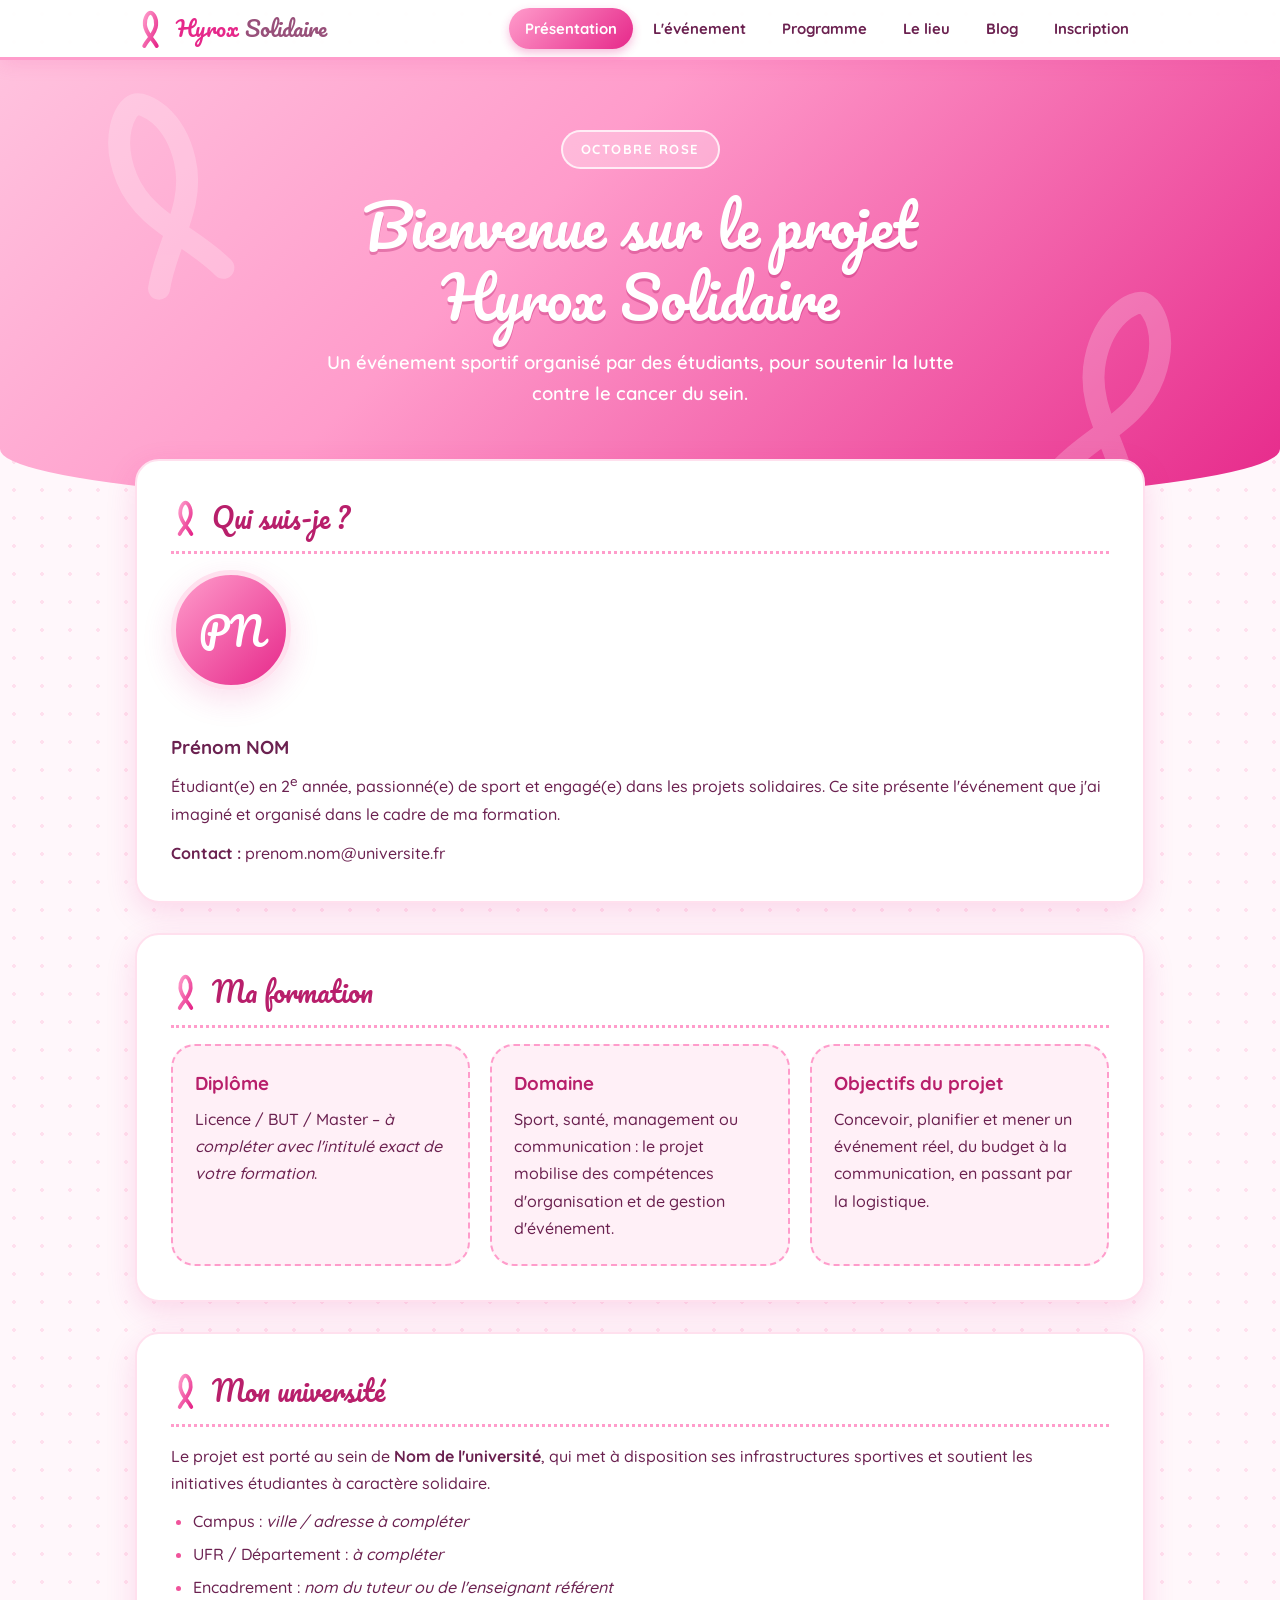
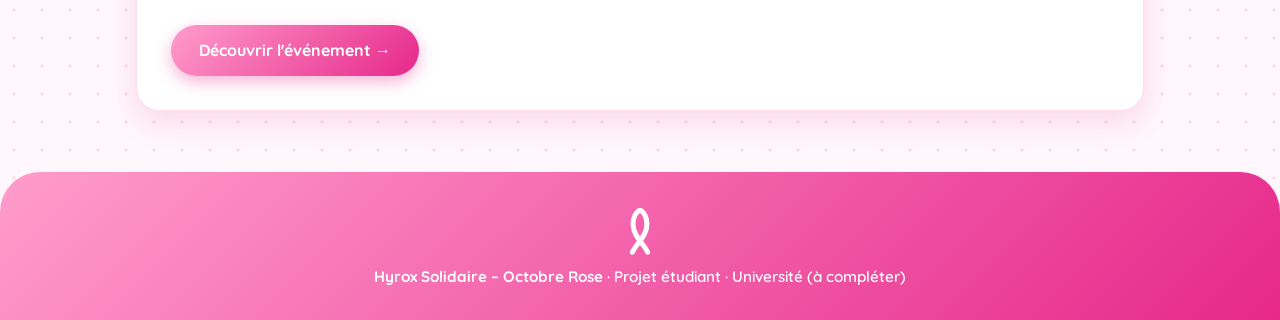
<file: index.html>
<!DOCTYPE html>
<html lang="fr">
<head>
  <meta charset="UTF-8">
  <meta name="viewport" content="width=device-width, initial-scale=1.0">
  <title>Présentation – Hyrox Solidaire Octobre Rose</title>
  <link rel="icon" type="image/svg+xml" href="ruban.svg">
  <link rel="stylesheet" href="style.css">
</head>
<body>

  <header>
    <nav>
      <a class="logo" href="index.html"><img src="ruban.svg" alt="" class="logo-ruban"><span>Hyrox <em>Solidaire</em></span></a>
      <ul>
        <li><a href="index.html" class="actif">Présentation</a></li>
        <li><a href="evenement.html">L'événement</a></li>
        <li><a href="programme.html">Programme</a></li>
        <li><a href="lieu.html">Le lieu</a></li>
        <li><a href="blog.html">Blog</a></li>
        <li><a href="inscription.html">Inscription</a></li>
      </ul>
    </nav>
  </header>

  <div class="hero">
    <span class="badge">Octobre Rose</span>
    <h1>Bienvenue sur le projet<br>Hyrox Solidaire</h1>
    <p>Un événement sportif organisé par des étudiants, pour soutenir la lutte contre le cancer du sein.</p>
  </div>

  <main>

    <section id="etudiant">
      <h2>Qui suis-je ?</h2>
      <div class="profil">
        <div class="avatar">PN</div>
        <div>
          <h3>Prénom NOM</h3>
          <p>Étudiant(e) en 2<sup>e</sup> année, passionné(e) de sport et engagé(e) dans les projets solidaires. Ce site présente l'événement que j'ai imaginé et organisé dans le cadre de ma formation.</p>
          <p><strong>Contact :</strong> prenom.nom@universite.fr</p>
        </div>
      </div>
    </section>

    <section id="formation">
      <h2>Ma formation</h2>
      <div class="grille">
        <div class="carte">
          <h3>Diplôme</h3>
          <p>Licence / BUT / Master – <em>à compléter avec l'intitulé exact de votre formation</em>.</p>
        </div>
        <div class="carte">
          <h3>Domaine</h3>
          <p>Sport, santé, management ou communication : le projet mobilise des compétences d'organisation et de gestion d'événement.</p>
        </div>
        <div class="carte">
          <h3>Objectifs du projet</h3>
          <p>Concevoir, planifier et mener un événement réel, du budget à la communication, en passant par la logistique.</p>
        </div>
      </div>
    </section>

    <section id="universite">
      <h2>Mon université</h2>
      <p>Le projet est porté au sein de <strong>Nom de l'université</strong>, qui met à disposition ses infrastructures sportives et soutient les initiatives étudiantes à caractère solidaire.</p>
      <ul class="liste">
        <li>Campus : <em>ville / adresse à compléter</em></li>
        <li>UFR / Département : <em>à compléter</em></li>
        <li>Encadrement : <em>nom du tuteur ou de l'enseignant référent</em></li>
      </ul>
      <a href="evenement.html" class="bouton">Découvrir l'événement →</a>
    </section>

  </main>

  <footer>
    <img src="ruban.svg" alt="" class="ruban-pied">
    <p><strong>Hyrox Solidaire – Octobre Rose</strong> · Projet étudiant · Université (à compléter)</p>
  </footer>

</body>
</html>
</file>
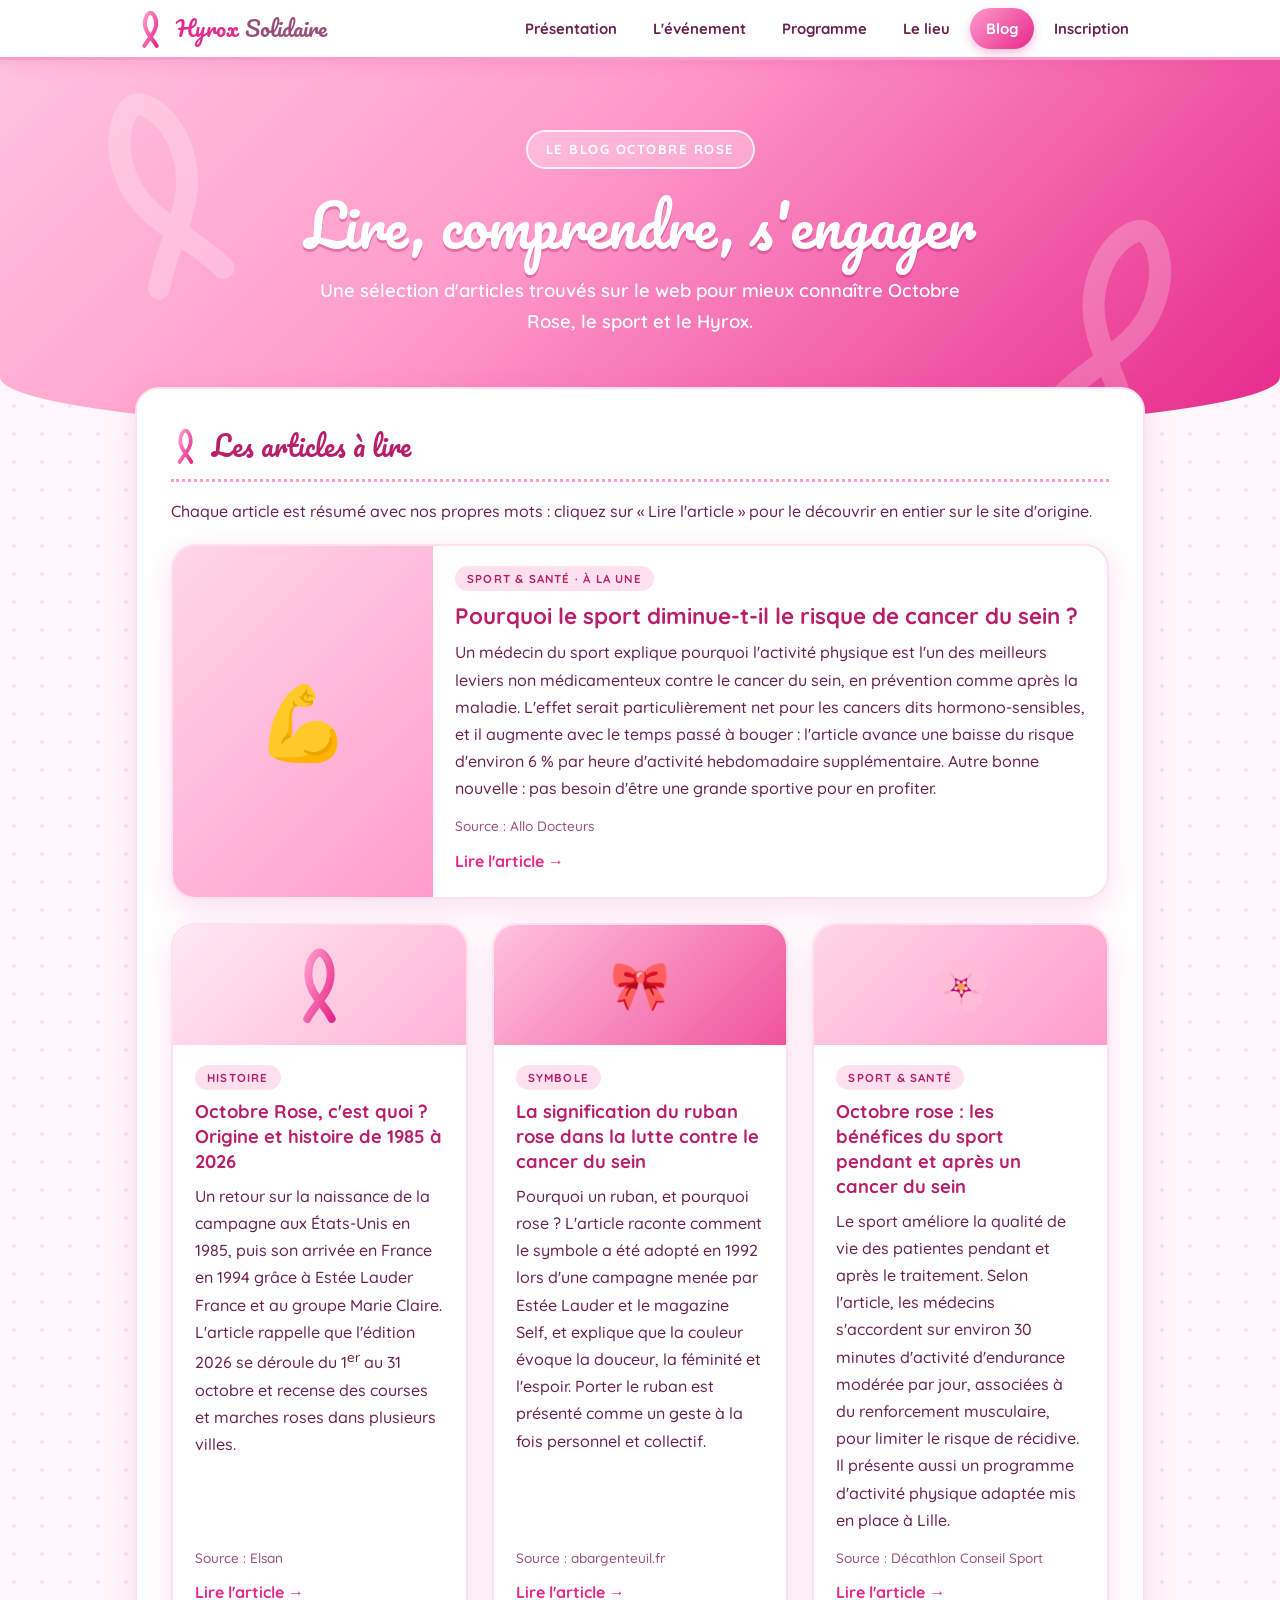
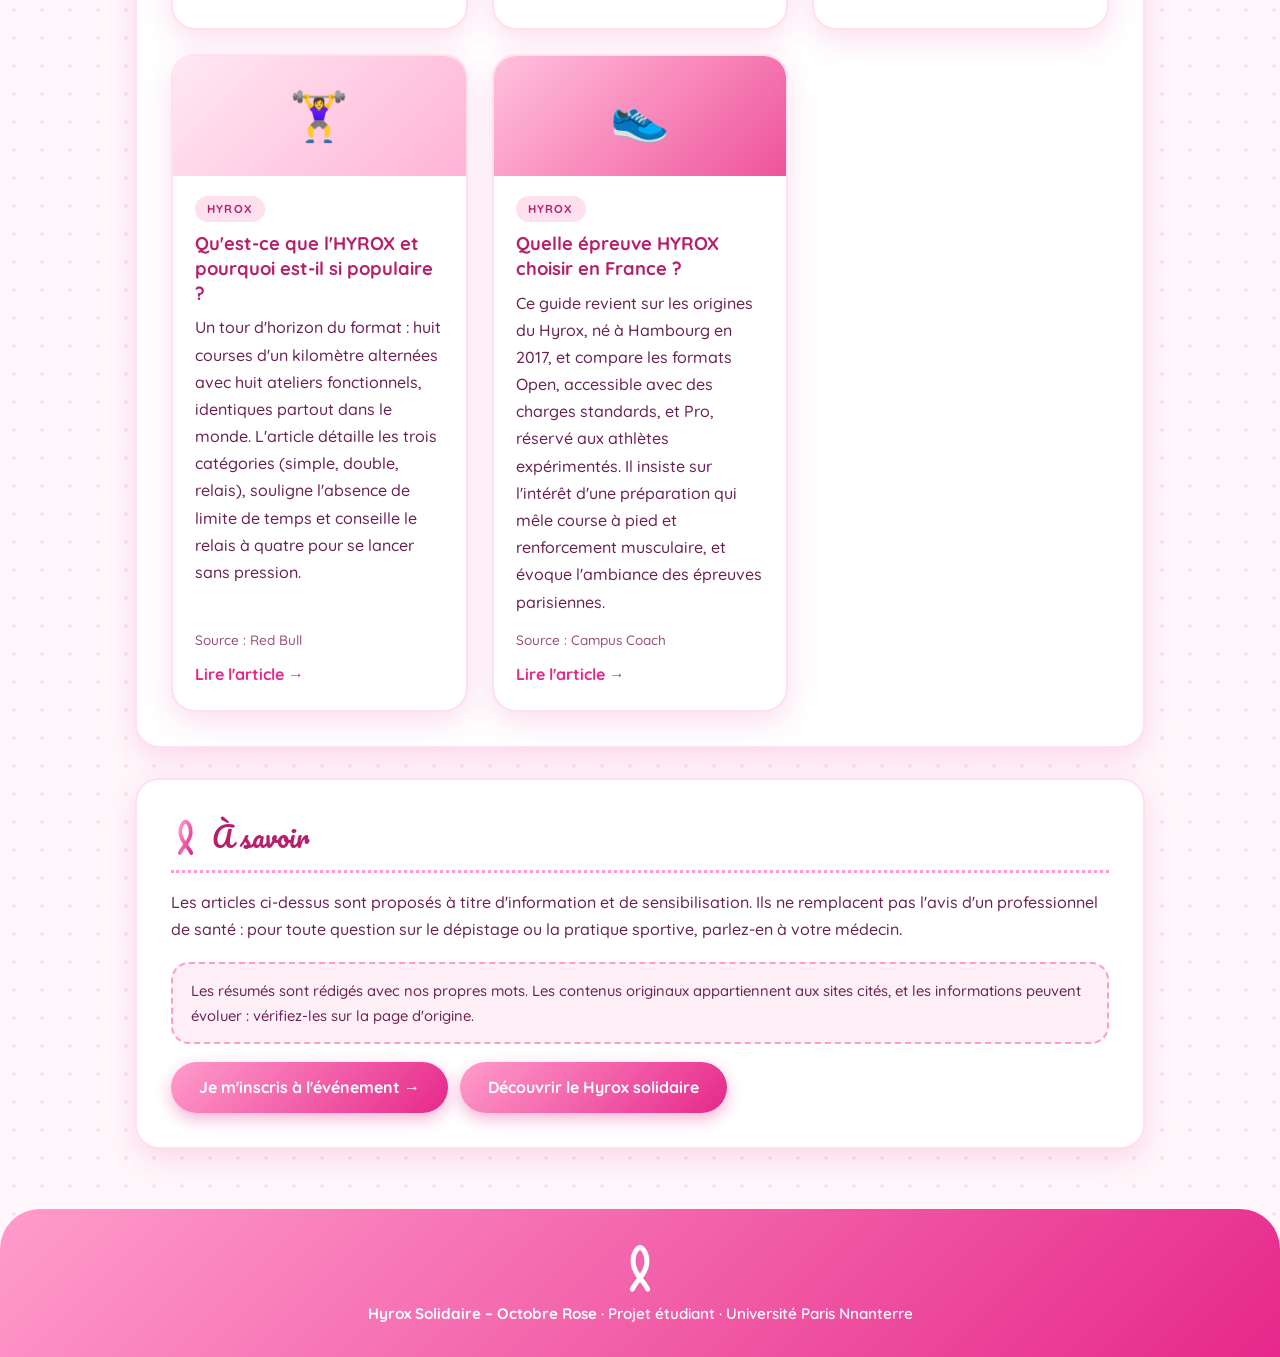
<file: blog.html>
<!DOCTYPE html>
<html lang="fr">
<head>
  <meta charset="UTF-8">
  <meta name="viewport" content="width=device-width, initial-scale=1.0">
  <title>Blog – Hyrox Solidaire Octobre Rose</title>
  <link rel="icon" type="image/svg+xml" href="ruban.svg">
  <link rel="stylesheet" href="style.css">
</head>
<body>

  <header>
    <nav>
      <a class="logo" href="index.html"><img src="ruban.svg" alt="" class="logo-ruban"><span>Hyrox <em>Solidaire</em></span></a>
      <ul>
        <li><a href="index.html">Présentation</a></li>
        <li><a href="evenement.html">L'événement</a></li>
        <li><a href="programme.html">Programme</a></li>
        <li><a href="lieu.html">Le lieu</a></li>
        <li><a href="blog.html" class="actif">Blog</a></li>
        <li><a href="inscription.html">Inscription</a></li>
      </ul>
    </nav>
  </header>

  <div class="hero">
    <span class="badge">Le blog Octobre Rose</span>
    <h1>Lire, comprendre, s'engager</h1>
    <p>Une sélection d'articles trouvés sur le web pour mieux connaître Octobre Rose, le sport et le Hyrox.</p>
  </div>

  <main>

    <section id="articles">
      <h2>Les articles à lire</h2>
      <p>Chaque article est résumé avec nos propres mots : cliquez sur « Lire l'article » pour le découvrir en entier sur le site d'origine.</p>

      <div class="articles">

        <article class="article une">
          <div class="article-visuel">💪</div>
          <div class="article-corps">
            <span class="etiquette">Sport &amp; santé · À la une</span>
            <h3>Pourquoi le sport diminue-t-il le risque de cancer du sein ?</h3>
            <p>Un médecin du sport explique pourquoi l'activité physique est l'un des meilleurs leviers non médicamenteux contre le cancer du sein, en prévention comme après la maladie. L'effet serait particulièrement net pour les cancers dits hormono-sensibles, et il augmente avec le temps passé à bouger : l'article avance une baisse du risque d'environ 6 % par heure d'activité hebdomadaire supplémentaire. Autre bonne nouvelle : pas besoin d'être une grande sportive pour en profiter.</p>
            <p class="source">Source : Allo Docteurs</p>
            <a class="lire" href="https://www.allodocteurs.fr/maladies/cancer/cancer-du-sein/pourquoi-le-sport-diminue-t-il-le-risque-de-cancer-du-sein_25595.html" target="_blank" rel="noopener">Lire l'article →</a>
          </div>
        </article>

        <article class="article">
          <div class="article-visuel v2"><img src="ruban.svg" alt=""></div>
          <div class="article-corps">
            <span class="etiquette">Histoire</span>
            <h3>Octobre Rose, c'est quoi ? Origine et histoire de 1985 à 2026</h3>
            <p>Un retour sur la naissance de la campagne aux États-Unis en 1985, puis son arrivée en France en 1994 grâce à Estée Lauder France et au groupe Marie Claire. L'article rappelle que l'édition 2026 se déroule du 1<sup>er</sup> au 31 octobre et recense des courses et marches roses dans plusieurs villes.</p>
            <p class="source">Source : Elsan</p>
            <a class="lire" href="https://www.elsan.care/fr/nos-actualites/octobre-rose-c-est-quoi" target="_blank" rel="noopener">Lire l'article →</a>
          </div>
        </article>

        <article class="article">
          <div class="article-visuel v3">🎀</div>
          <div class="article-corps">
            <span class="etiquette">Symbole</span>
            <h3>La signification du ruban rose dans la lutte contre le cancer du sein</h3>
            <p>Pourquoi un ruban, et pourquoi rose ? L'article raconte comment le symbole a été adopté en 1992 lors d'une campagne menée par Estée Lauder et le magazine Self, et explique que la couleur évoque la douceur, la féminité et l'espoir. Porter le ruban est présenté comme un geste à la fois personnel et collectif.</p>
            <p class="source">Source : abargenteuil.fr</p>
            <a class="lire" href="https://abargenteuil.fr/blog/ruban-ligue-contre-le-cancer/" target="_blank" rel="noopener">Lire l'article →</a>
          </div>
        </article>

        <article class="article">
          <div class="article-visuel">🌸</div>
          <div class="article-corps">
            <span class="etiquette">Sport &amp; santé</span>
            <h3>Octobre rose : les bénéfices du sport pendant et après un cancer du sein</h3>
            <p>Le sport améliore la qualité de vie des patientes pendant et après le traitement. Selon l'article, les médecins s'accordent sur environ 30 minutes d'activité d'endurance modérée par jour, associées à du renforcement musculaire, pour limiter le risque de récidive. Il présente aussi un programme d'activité physique adaptée mis en place à Lille.</p>
            <p class="source">Source : Décathlon Conseil Sport</p>
            <a class="lire" href="https://conseilsport.decathlon.fr/les-benefices-du-sport-pendant-et-apres-un-cancer-du-sein" target="_blank" rel="noopener">Lire l'article →</a>
          </div>
        </article>

        <article class="article">
          <div class="article-visuel v2">🏋️‍♀️</div>
          <div class="article-corps">
            <span class="etiquette">Hyrox</span>
            <h3>Qu'est-ce que l'HYROX et pourquoi est-il si populaire ?</h3>
            <p>Un tour d'horizon du format : huit courses d'un kilomètre alternées avec huit ateliers fonctionnels, identiques partout dans le monde. L'article détaille les trois catégories (simple, double, relais), souligne l'absence de limite de temps et conseille le relais à quatre pour se lancer sans pression.</p>
            <p class="source">Source : Red Bull</p>
            <a class="lire" href="https://www.redbull.com/ch-fr/cest-quoi-hyrox" target="_blank" rel="noopener">Lire l'article →</a>
          </div>
        </article>

        <article class="article">
          <div class="article-visuel v3">👟</div>
          <div class="article-corps">
            <span class="etiquette">Hyrox</span>
            <h3>Quelle épreuve HYROX choisir en France ?</h3>
            <p>Ce guide revient sur les origines du Hyrox, né à Hambourg en 2017, et compare les formats Open, accessible avec des charges standards, et Pro, réservé aux athlètes expérimentés. Il insiste sur l'intérêt d'une préparation qui mêle course à pied et renforcement musculaire, et évoque l'ambiance des épreuves parisiennes.</p>
            <p class="source">Source : Campus Coach</p>
            <a class="lire" href="https://www.campus.coach/blog/epreuves-hyrox-france" target="_blank" rel="noopener">Lire l'article →</a>
          </div>
        </article>

      </div>
    </section>

    <section id="a-savoir">
      <h2>À savoir</h2>
      <p>Les articles ci-dessus sont proposés à titre d'information et de sensibilisation. Ils ne remplacent pas l'avis d'un professionnel de santé : pour toute question sur le dépistage ou la pratique sportive, parlez-en à votre médecin.</p>
      <div class="note">Les résumés sont rédigés avec nos propres mots. Les contenus originaux appartiennent aux sites cités, et les informations peuvent évoluer : vérifiez-les sur la page d'origine.</div>
      <a href="inscription.html" class="bouton">Je m'inscris à l'événement →</a>
      <a href="evenement.html" class="bouton">Découvrir le Hyrox solidaire</a>
    </section>

  </main>

  <footer>
    <img src="ruban.svg" alt="" class="ruban-pied">
    <p><strong>Hyrox Solidaire – Octobre Rose</strong> · Projet étudiant · Université Paris Nnanterre</p>
  </footer>

</body>
</html>
</file>
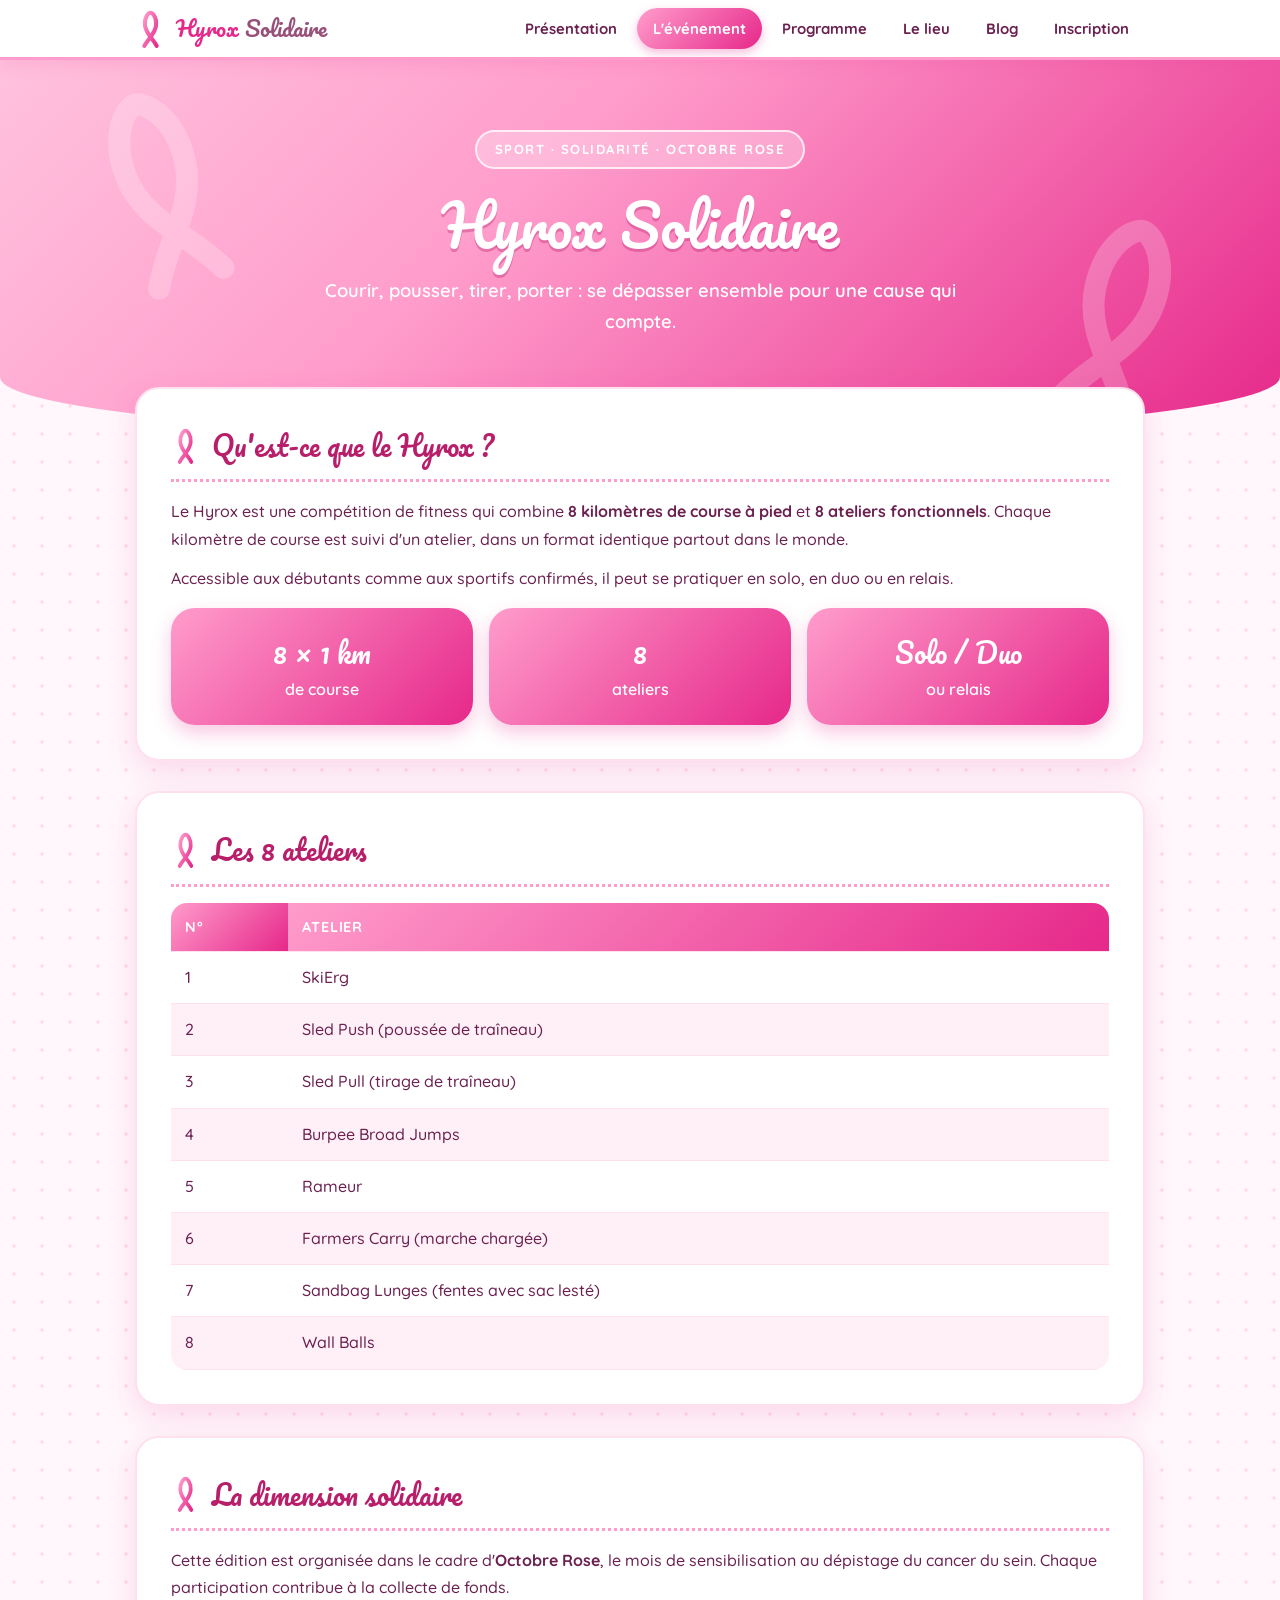
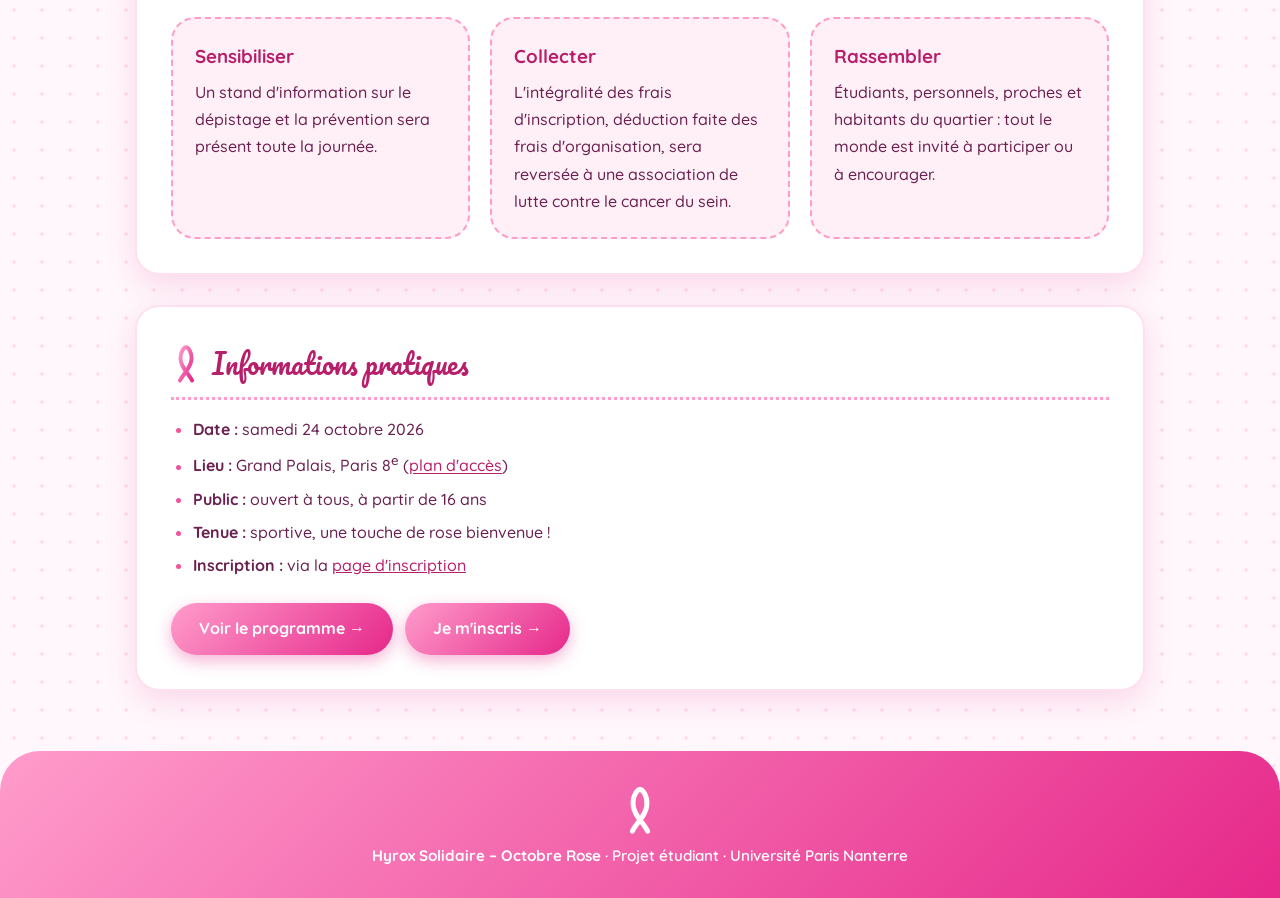
<file: evenement (4).html>
<!DOCTYPE html>
<html lang="fr">
<head>
  <meta charset="UTF-8">
  <meta name="viewport" content="width=device-width, initial-scale=1.0">
  <title>L'événement – Hyrox Solidaire Octobre Rose</title>
  <link rel="icon" type="image/svg+xml" href="ruban.svg">
  <link rel="stylesheet" href="style.css">
</head>
<body>

  <header>
    <nav>
      <a class="logo" href="index.html"><img src="ruban.svg" alt="" class="logo-ruban"><span>Hyrox <em>Solidaire</em></span></a>
      <ul>
        <li><a href="index.html">Présentation</a></li>
        <li><a href="evenement.html" class="actif">L'événement</a></li>
        <li><a href="programme.html">Programme</a></li>
        <li><a href="lieu.html">Le lieu</a></li>
        <li><a href="blog.html">Blog</a></li>
        <li><a href="inscription.html">Inscription</a></li>
      </ul>
    </nav>
  </header>

  <div class="hero">
    <span class="badge">Sport · Solidarité · Octobre Rose</span>
    <h1>Hyrox Solidaire</h1>
    <p>Courir, pousser, tirer, porter : se dépasser ensemble pour une cause qui compte.</p>
  </div>

  <main>

    <section id="concept">
      <h2>Qu'est-ce que le Hyrox ?</h2>
      <p>Le Hyrox est une compétition de fitness qui combine <strong>8 kilomètres de course à pied</strong> et <strong>8 ateliers fonctionnels</strong>. Chaque kilomètre de course est suivi d'un atelier, dans un format identique partout dans le monde.</p>
      <p>Accessible aux débutants comme aux sportifs confirmés, il peut se pratiquer en solo, en duo ou en relais.</p>

      <div class="chiffres">
        <div class="chiffre"><strong>8 × 1 km</strong>de course</div>
        <div class="chiffre"><strong>8</strong>ateliers</div>
        <div class="chiffre"><strong>Solo / Duo</strong>ou relais</div>
      </div>
    </section>

    <section id="ateliers">
      <h2>Les 8 ateliers</h2>
      <table>
        <thead>
          <tr><th>N°</th><th>Atelier</th></tr>
        </thead>
        <tbody>
          <tr><td>1</td><td>SkiErg</td></tr>
          <tr><td>2</td><td>Sled Push (poussée de traîneau)</td></tr>
          <tr><td>3</td><td>Sled Pull (tirage de traîneau)</td></tr>
          <tr><td>4</td><td>Burpee Broad Jumps</td></tr>
          <tr><td>5</td><td>Rameur</td></tr>
          <tr><td>6</td><td>Farmers Carry (marche chargée)</td></tr>
          <tr><td>7</td><td>Sandbag Lunges (fentes avec sac lesté)</td></tr>
          <tr><td>8</td><td>Wall Balls</td></tr>
        </tbody>
      </table>
    </section>

    <section id="solidaire">
      <h2>La dimension solidaire</h2>
      <p>Cette édition est organisée dans le cadre d'<strong>Octobre Rose</strong>, le mois de sensibilisation au dépistage du cancer du sein. Chaque participation contribue à la collecte de fonds.</p>
      <div class="grille">
        <div class="carte">
          <h3>Sensibiliser</h3>
          <p>Un stand d'information sur le dépistage et la prévention sera présent toute la journée.</p>
        </div>
        <div class="carte">
          <h3>Collecter</h3>
          <p>L'intégralité des frais d'inscription, déduction faite des frais d'organisation, sera reversée à une association de lutte contre le cancer du sein.</p>
        </div>
        <div class="carte">
          <h3>Rassembler</h3>
          <p>Étudiants, personnels, proches et habitants du quartier : tout le monde est invité à participer ou à encourager.</p>
        </div>
      </div>
    </section>

    <section id="infos">
      <h2>Informations pratiques</h2>
      <ul class="liste">
        <li><strong>Date :</strong> samedi 24 octobre 2026</li>
        <li><strong>Lieu :</strong> Grand Palais, Paris 8<sup>e</sup> (<a href="lieu.html">plan d'accès</a>)</li>
        <li><strong>Public :</strong> ouvert à tous, à partir de 16 ans</li>
        <li><strong>Tenue :</strong> sportive, une touche de rose bienvenue !</li>
        <li><strong>Inscription :</strong> via la <a href="inscription.html">page d'inscription</a></li>
      </ul>
      <a href="programme.html" class="bouton">Voir le programme →</a>
      <a href="inscription.html" class="bouton">Je m'inscris →</a>
    </section>

  </main>

  <footer>
    <img src="ruban.svg" alt="" class="ruban-pied">
    <p><strong>Hyrox Solidaire – Octobre Rose</strong> · Projet étudiant · Université Paris Nanterre</p>
  </footer>

</body>
</html>
</file>
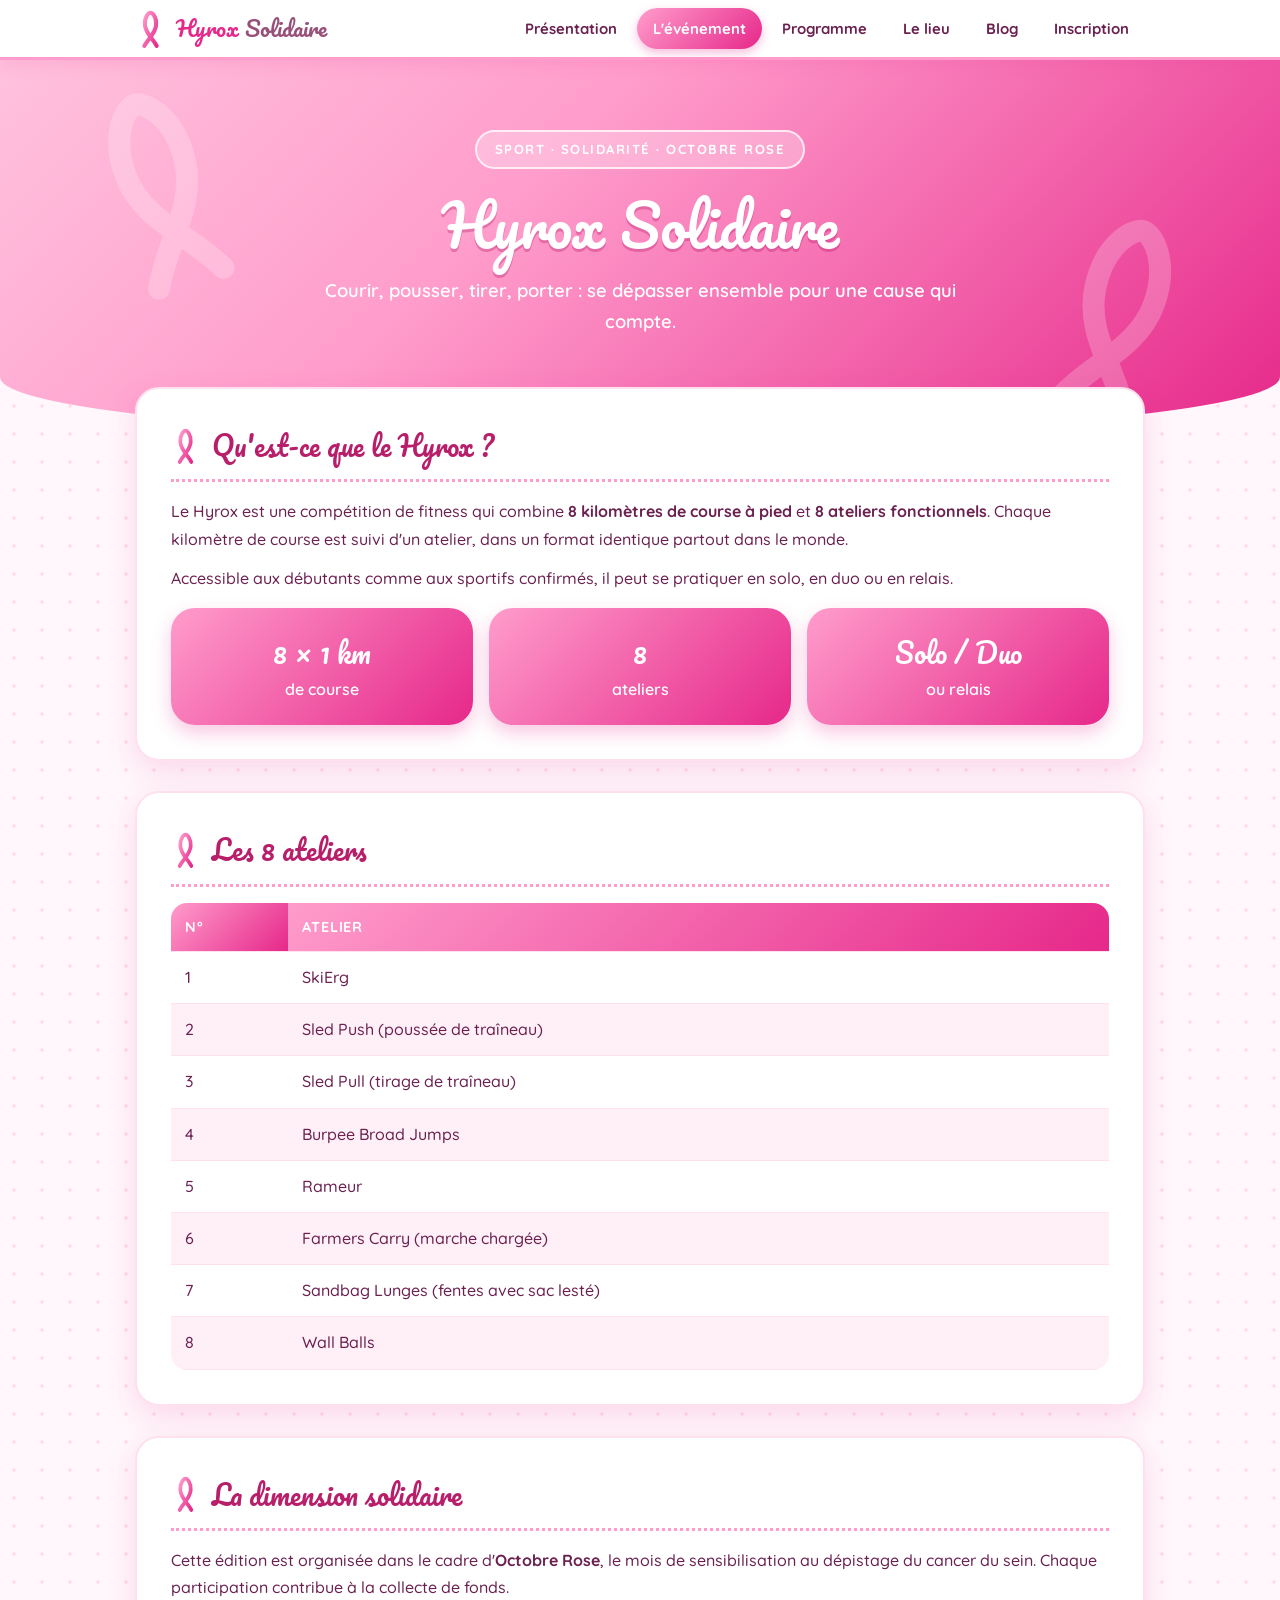
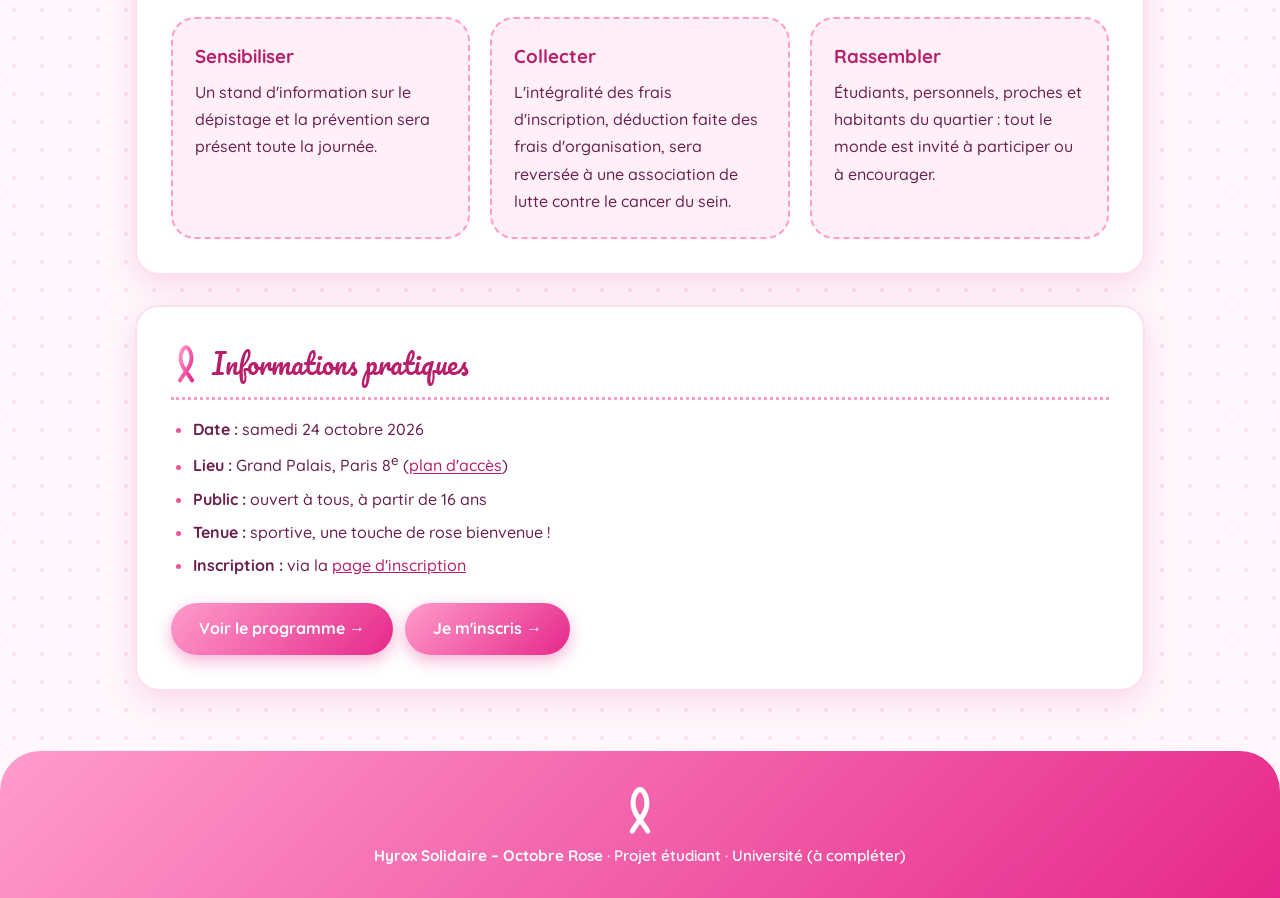
<file: evenement.html>
<!DOCTYPE html>
<html lang="fr">
<head>
  <meta charset="UTF-8">
  <meta name="viewport" content="width=device-width, initial-scale=1.0">
  <title>L'événement – Hyrox Solidaire Octobre Rose</title>
  <link rel="icon" type="image/svg+xml" href="ruban.svg">
  <link rel="stylesheet" href="style.css">
</head>
<body>

  <header>
    <nav>
      <a class="logo" href="index.html"><img src="ruban.svg" alt="" class="logo-ruban"><span>Hyrox <em>Solidaire</em></span></a>
      <ul>
        <li><a href="index.html">Présentation</a></li>
        <li><a href="evenement.html" class="actif">L'événement</a></li>
        <li><a href="programme.html">Programme</a></li>
        <li><a href="lieu.html">Le lieu</a></li>
        <li><a href="blog.html">Blog</a></li>
        <li><a href="inscription.html">Inscription</a></li>
      </ul>
    </nav>
  </header>

  <div class="hero">
    <span class="badge">Sport · Solidarité · Octobre Rose</span>
    <h1>Hyrox Solidaire</h1>
    <p>Courir, pousser, tirer, porter : se dépasser ensemble pour une cause qui compte.</p>
  </div>

  <main>

    <section id="concept">
      <h2>Qu'est-ce que le Hyrox ?</h2>
      <p>Le Hyrox est une compétition de fitness qui combine <strong>8 kilomètres de course à pied</strong> et <strong>8 ateliers fonctionnels</strong>. Chaque kilomètre de course est suivi d'un atelier, dans un format identique partout dans le monde.</p>
      <p>Accessible aux débutants comme aux sportifs confirmés, il peut se pratiquer en solo, en duo ou en relais.</p>

      <div class="chiffres">
        <div class="chiffre"><strong>8 × 1 km</strong>de course</div>
        <div class="chiffre"><strong>8</strong>ateliers</div>
        <div class="chiffre"><strong>Solo / Duo</strong>ou relais</div>
      </div>
    </section>

    <section id="ateliers">
      <h2>Les 8 ateliers</h2>
      <table>
        <thead>
          <tr><th>N°</th><th>Atelier</th></tr>
        </thead>
        <tbody>
          <tr><td>1</td><td>SkiErg</td></tr>
          <tr><td>2</td><td>Sled Push (poussée de traîneau)</td></tr>
          <tr><td>3</td><td>Sled Pull (tirage de traîneau)</td></tr>
          <tr><td>4</td><td>Burpee Broad Jumps</td></tr>
          <tr><td>5</td><td>Rameur</td></tr>
          <tr><td>6</td><td>Farmers Carry (marche chargée)</td></tr>
          <tr><td>7</td><td>Sandbag Lunges (fentes avec sac lesté)</td></tr>
          <tr><td>8</td><td>Wall Balls</td></tr>
        </tbody>
      </table>
    </section>

    <section id="solidaire">
      <h2>La dimension solidaire</h2>
      <p>Cette édition est organisée dans le cadre d'<strong>Octobre Rose</strong>, le mois de sensibilisation au dépistage du cancer du sein. Chaque participation contribue à la collecte de fonds.</p>
      <div class="grille">
        <div class="carte">
          <h3>Sensibiliser</h3>
          <p>Un stand d'information sur le dépistage et la prévention sera présent toute la journée.</p>
        </div>
        <div class="carte">
          <h3>Collecter</h3>
          <p>L'intégralité des frais d'inscription, déduction faite des frais d'organisation, sera reversée à une association de lutte contre le cancer du sein.</p>
        </div>
        <div class="carte">
          <h3>Rassembler</h3>
          <p>Étudiants, personnels, proches et habitants du quartier : tout le monde est invité à participer ou à encourager.</p>
        </div>
      </div>
    </section>

    <section id="infos">
      <h2>Informations pratiques</h2>
      <ul class="liste">
        <li><strong>Date :</strong> samedi 24 octobre 2026</li>
        <li><strong>Lieu :</strong> Grand Palais, Paris 8<sup>e</sup> (<a href="lieu.html">plan d'accès</a>)</li>
        <li><strong>Public :</strong> ouvert à tous, à partir de 16 ans</li>
        <li><strong>Tenue :</strong> sportive, une touche de rose bienvenue !</li>
        <li><strong>Inscription :</strong> via la <a href="inscription.html">page d'inscription</a></li>
      </ul>
      <a href="programme.html" class="bouton">Voir le programme →</a>
      <a href="inscription.html" class="bouton">Je m'inscris →</a>
    </section>

  </main>

  <footer>
    <img src="ruban.svg" alt="" class="ruban-pied">
    <p><strong>Hyrox Solidaire – Octobre Rose</strong> · Projet étudiant · Université (à compléter)</p>
  </footer>

</body>
</html>
</file>
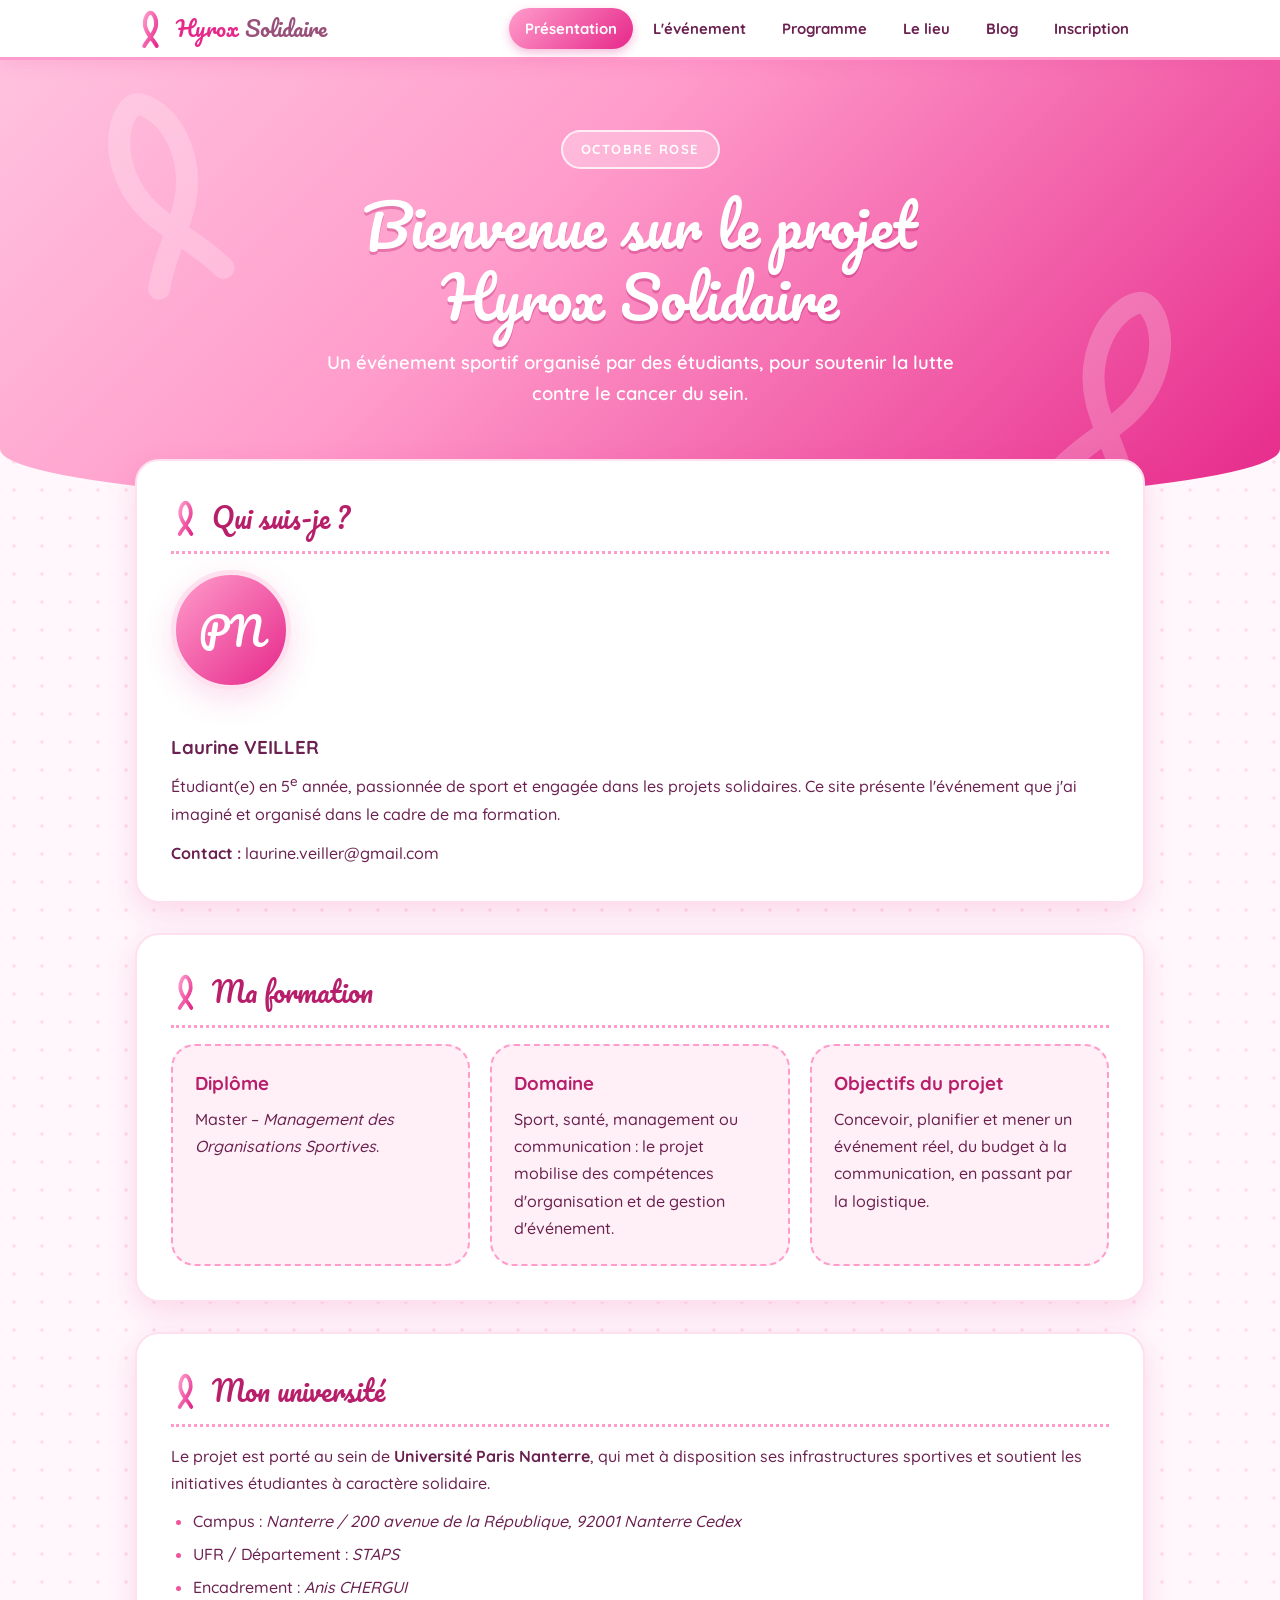
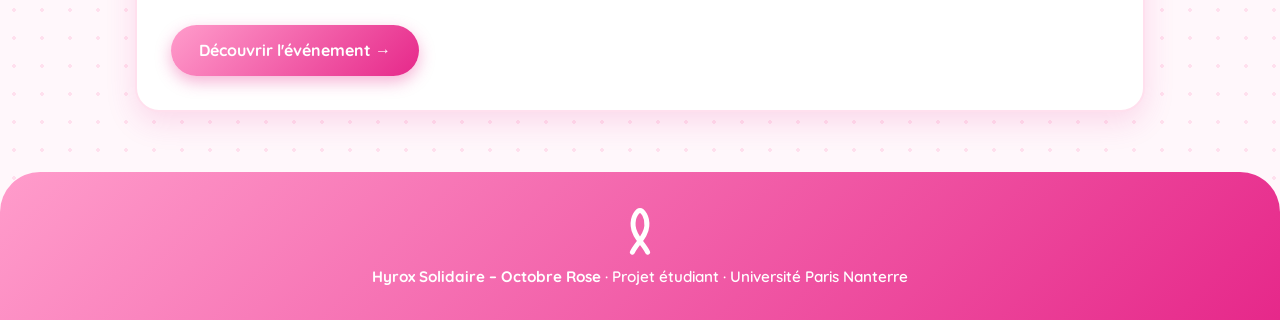
<file: index (3).html>
<!DOCTYPE html>
<html lang="fr">
<head>
  <meta charset="UTF-8">
  <meta name="viewport" content="width=device-width, initial-scale=1.0">
  <title>Présentation – Hyrox Solidaire Octobre Rose</title>
  <link rel="icon" type="image/svg+xml" href="ruban.svg">
  <link rel="stylesheet" href="style.css">
</head>
<body>

  <header>
    <nav>
      <a class="logo" href="index.html"><img src="ruban.svg" alt="" class="logo-ruban"><span>Hyrox <em>Solidaire</em></span></a>
      <ul>
        <li><a href="index.html" class="actif">Présentation</a></li>
        <li><a href="evenement.html">L'événement</a></li>
        <li><a href="programme.html">Programme</a></li>
        <li><a href="lieu.html">Le lieu</a></li>
        <li><a href="blog.html">Blog</a></li>
        <li><a href="inscription.html">Inscription</a></li>
      </ul>
    </nav>
  </header>

  <div class="hero">
    <span class="badge">Octobre Rose</span>
    <h1>Bienvenue sur le projet<br>Hyrox Solidaire</h1>
    <p>Un événement sportif organisé par des étudiants, pour soutenir la lutte contre le cancer du sein.</p>
  </div>

  <main>

    <section id="etudiant">
      <h2>Qui suis-je ?</h2>
      <div class="profil">
        <div class="avatar">PN</div>
        <div>
          <h3>Laurine VEILLER</h3>
          <p>Étudiant(e) en 5<sup>e</sup> année, passionnée de sport et engagée dans les projets solidaires. Ce site présente l'événement que j'ai imaginé et organisé dans le cadre de ma formation.</p>
          <p><strong>Contact :</strong> laurine.veiller@gmail.com</p>
        </div>
      </div>
    </section>

    <section id="formation">
      <h2>Ma formation</h2>
      <div class="grille">
        <div class="carte">
          <h3>Diplôme</h3>
          <p>Master – <em> Management des Organisations Sportives</em>.</p>
        </div>
        <div class="carte">
          <h3>Domaine</h3>
          <p>Sport, santé, management ou communication : le projet mobilise des compétences d'organisation et de gestion d'événement.</p>
        </div>
        <div class="carte">
          <h3>Objectifs du projet</h3>
          <p>Concevoir, planifier et mener un événement réel, du budget à la communication, en passant par la logistique.</p>
        </div>
      </div>
    </section>

    <section id="universite">
      <h2>Mon université</h2>
      <p>Le projet est porté au sein de <strong>Université Paris Nanterre</strong>, qui met à disposition ses infrastructures sportives et soutient les initiatives étudiantes à caractère solidaire.</p>
      <ul class="liste">
        <li>Campus : <em>Nanterre / 200 avenue de la République, 92001 Nanterre Cedex</em></li>
        <li>UFR / Département : <em>STAPS</em></li>
        <li>Encadrement : <em>Anis CHERGUI</em></li>
      </ul>
      <a href="evenement.html" class="bouton">Découvrir l'événement →</a>
    </section>

  </main>

  <footer>
    <img src="ruban.svg" alt="" class="ruban-pied">
    <p><strong>Hyrox Solidaire – Octobre Rose</strong> · Projet étudiant · Université Paris Nanterre</p>
  </footer>

</body>
</html>
</file>
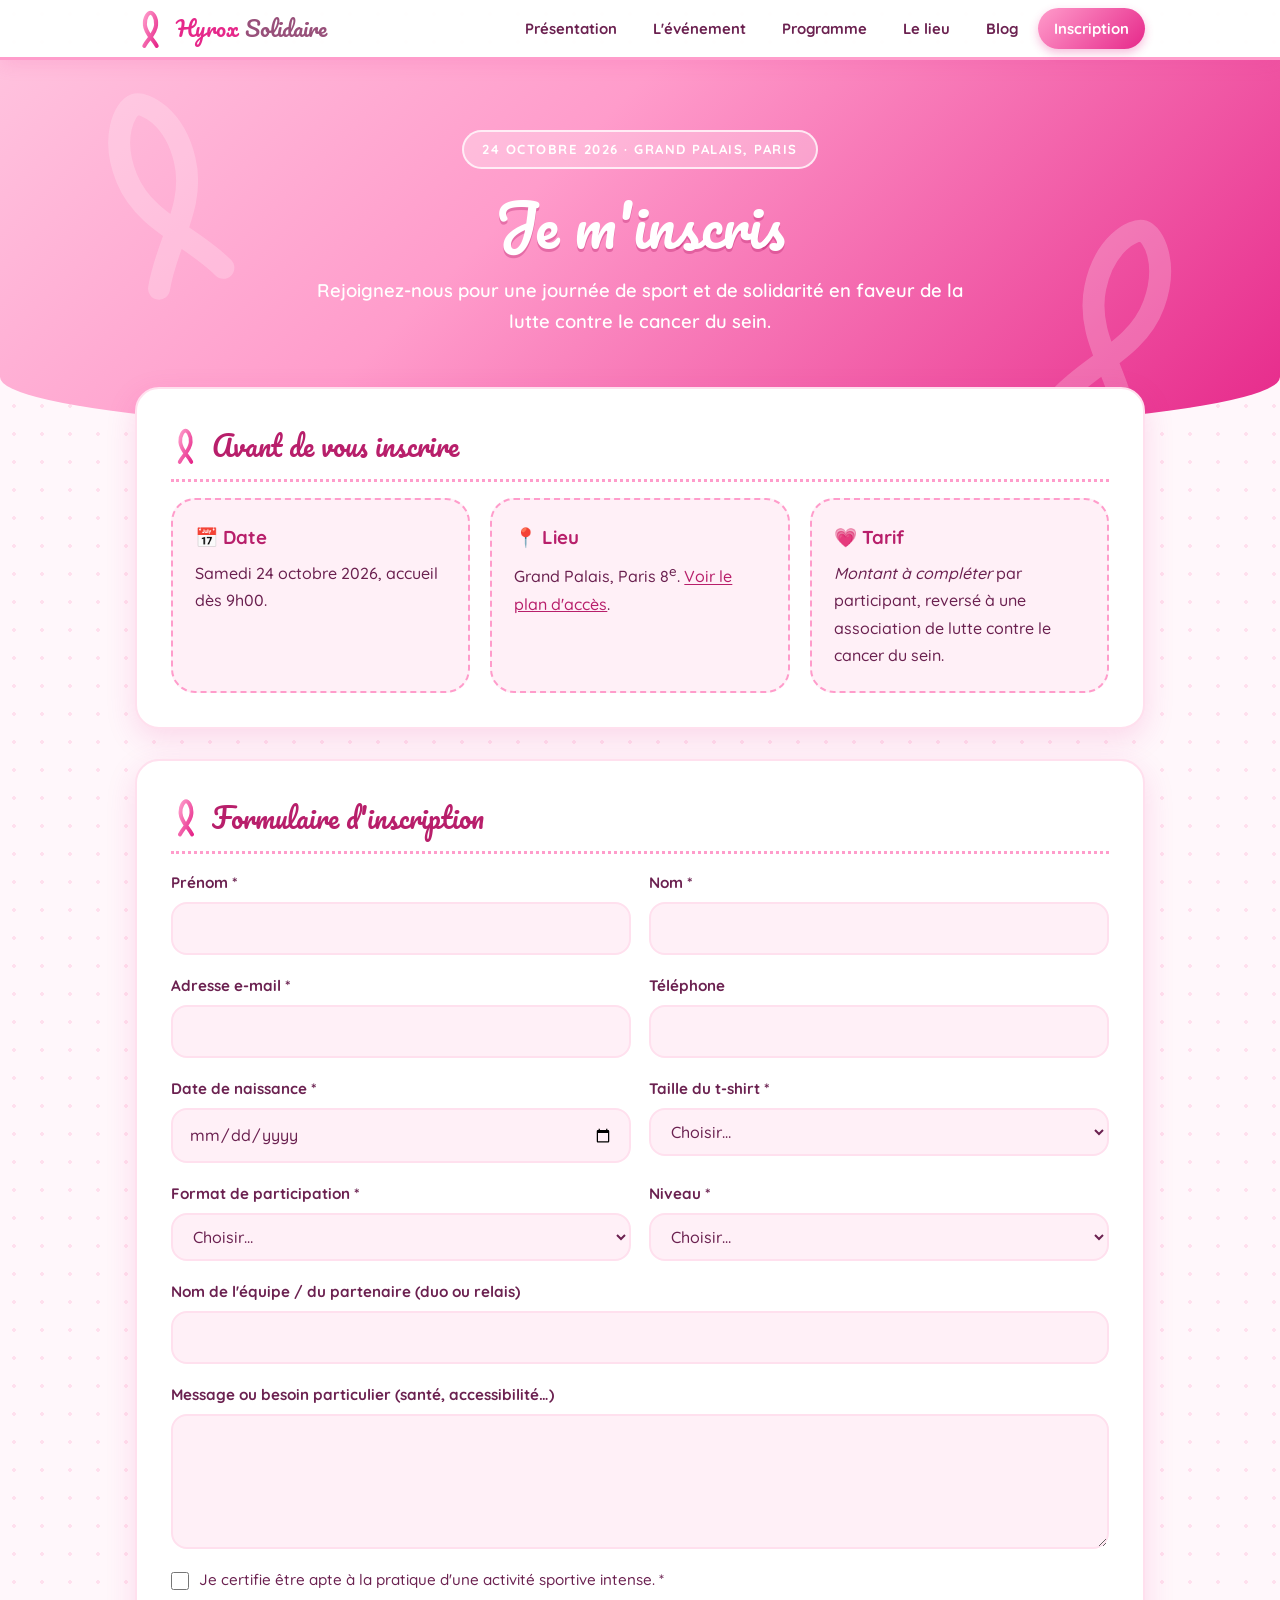
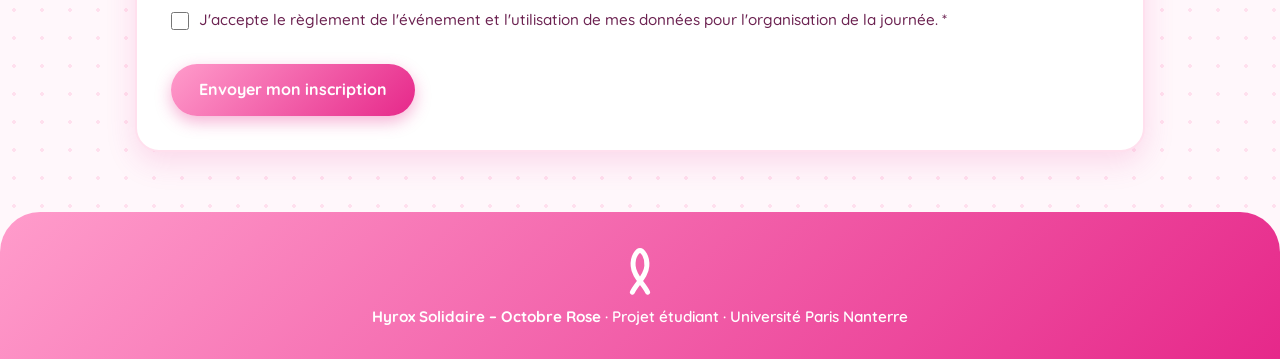
<file: inscription (2).html>
<!DOCTYPE html>
<html lang="fr">
<head>
  <meta charset="UTF-8">
  <meta name="viewport" content="width=device-width, initial-scale=1.0">
  <title>Inscription – Hyrox Solidaire Octobre Rose</title>
  <link rel="icon" type="image/svg+xml" href="ruban.svg">
  <link rel="stylesheet" href="style.css">
</head>
<body>

  <header>
    <nav>
      <a class="logo" href="index.html"><img src="ruban.svg" alt="" class="logo-ruban"><span>Hyrox <em>Solidaire</em></span></a>
      <ul>
        <li><a href="index.html">Présentation</a></li>
        <li><a href="evenement.html">L'événement</a></li>
        <li><a href="programme.html">Programme</a></li>
        <li><a href="lieu.html">Le lieu</a></li>
        <li><a href="blog.html">Blog</a></li>
        <li><a href="inscription.html" class="actif">Inscription</a></li>
      </ul>
    </nav>
  </header>

  <div class="hero">
    <span class="badge">24 octobre 2026 · Grand Palais, Paris</span>
    <h1>Je m'inscris</h1>
    <p>Rejoignez-nous pour une journée de sport et de solidarité en faveur de la lutte contre le cancer du sein.</p>
  </div>

  <main>

    <section id="infos-inscription">
      <h2>Avant de vous inscrire</h2>
      <div class="grille">
        <div class="carte">
          <h3>📅 Date</h3>
          <p>Samedi 24 octobre 2026, accueil dès 9h00.</p>
        </div>
        <div class="carte">
          <h3>📍 Lieu</h3>
          <p>Grand Palais, Paris 8<sup>e</sup>. <a href="lieu.html">Voir le plan d'accès</a>.</p>
        </div>
        <div class="carte">
          <h3>💗 Tarif</h3>
          <p><em>Montant à compléter</em> par participant, reversé à une association de lutte contre le cancer du sein.</p>
        </div>
      </div>
    </section>

    <section id="formulaire-section">
      <h2>Formulaire d'inscription</h2>

      <form id="formulaire" class="formulaire" novalidate>

        <div class="ligne">
          <div class="champ">
            <label for="prenom">Prénom *</label>
            <input type="text" id="prenom" name="prenom" required autocomplete="given-name">
          </div>
          <div class="champ">
            <label for="nom">Nom *</label>
            <input type="text" id="nom" name="nom" required autocomplete="family-name">
          </div>
        </div>

        <div class="ligne">
          <div class="champ">
            <label for="email">Adresse e-mail *</label>
            <input type="email" id="email" name="email" required autocomplete="email">
          </div>
          <div class="champ">
            <label for="tel">Téléphone</label>
            <input type="tel" id="tel" name="tel" autocomplete="tel">
          </div>
        </div>

        <div class="ligne">
          <div class="champ">
            <label for="naissance">Date de naissance *</label>
            <input type="date" id="naissance" name="naissance" required>
          </div>
          <div class="champ">
            <label for="tshirt">Taille du t-shirt *</label>
            <select id="tshirt" name="tshirt" required>
              <option value="">Choisir…</option>
              <option>XS</option>
              <option>S</option>
              <option>M</option>
              <option>L</option>
              <option>XL</option>
              <option>XXL</option>
            </select>
          </div>
        </div>

        <div class="ligne">
          <div class="champ">
            <label for="format">Format de participation *</label>
            <select id="format" name="format" required>
              <option value="">Choisir…</option>
              <option>Solo</option>
              <option>Duo</option>
              <option>Relais</option>
              <option>Supporter (sans courir)</option>
            </select>
          </div>
          <div class="champ">
            <label for="niveau">Niveau *</label>
            <select id="niveau" name="niveau" required>
              <option value="">Choisir…</option>
              <option>Débutant</option>
              <option>Intermédiaire</option>
              <option>Confirmé</option>
            </select>
          </div>
        </div>

        <div class="champ">
          <label for="equipe">Nom de l'équipe / du partenaire (duo ou relais)</label>
          <input type="text" id="equipe" name="equipe">
        </div>

        <div class="champ">
          <label for="message">Message ou besoin particulier (santé, accessibilité…)</label>
          <textarea id="message" name="message" rows="4"></textarea>
        </div>

        <label class="case">
          <input type="checkbox" id="certificat" name="certificat" required>
          <span>Je certifie être apte à la pratique d'une activité sportive intense. *</span>
        </label>

        <label class="case">
          <input type="checkbox" id="reglement" name="reglement" required>
          <span>J'accepte le règlement de l'événement et l'utilisation de mes données pour l'organisation de la journée. *</span>
        </label>

        <p class="erreur" id="erreur" role="alert" hidden>Merci de remplir tous les champs obligatoires (*) avant de continuer.</p>

        <button type="submit" class="bouton">Envoyer mon inscription</button>
      </form>

      <div class="confirmation" id="confirmation" hidden>
        <h3>Merci pour votre inscription ! 💗</h3>
        <p>Votre application de messagerie vient de s'ouvrir avec votre demande d'inscription pré-remplie. Il ne vous reste qu'à l'envoyer.</p>
        <p>Rendez-vous le <strong>24 octobre 2026 au Grand Palais</strong> !</p>
      </div>
    </section>

  </main>

  <footer>
    <img src="ruban.svg" alt="" class="ruban-pied">
    <p><strong>Hyrox Solidaire – Octobre Rose</strong> · Projet étudiant · Université Paris Nanterre</p>
  </footer>

  <script>
    // Adresse qui recevra les inscriptions : à remplacer par la vôtre
    var EMAIL_ORGANISATEUR = "prenom.nom@universite.fr";

    var form = document.getElementById("formulaire");
    var erreur = document.getElementById("erreur");
    var confirmation = document.getElementById("confirmation");

    form.addEventListener("submit", function (e) {
      e.preventDefault();

      if (!form.checkValidity()) {
        erreur.hidden = false;
        form.reportValidity();
        return;
      }
      erreur.hidden = true;

      var d = new FormData(form);
      var corps =
        "Inscription Hyrox Solidaire - 24 octobre 2026\n\n" +
        "Prénom : " + d.get("prenom") + "\n" +
        "Nom : " + d.get("nom") + "\n" +
        "E-mail : " + d.get("email") + "\n" +
        "Téléphone : " + (d.get("tel") || "-") + "\n" +
        "Date de naissance : " + d.get("naissance") + "\n" +
        "Taille t-shirt : " + d.get("tshirt") + "\n" +
        "Format : " + d.get("format") + "\n" +
        "Niveau : " + d.get("niveau") + "\n" +
        "Équipe / partenaire : " + (d.get("equipe") || "-") + "\n" +
        "Message : " + (d.get("message") || "-") + "\n";

      var lien =
        "mailto:" + EMAIL_ORGANISATEUR +
        "?subject=" + encodeURIComponent("Inscription Hyrox Solidaire - " + d.get("prenom") + " " + d.get("nom")) +
        "&body=" + encodeURIComponent(corps);

      window.location.href = lien;
      form.hidden = true;
      confirmation.hidden = false;
    });
  </script>

</body>
</html>
</file>
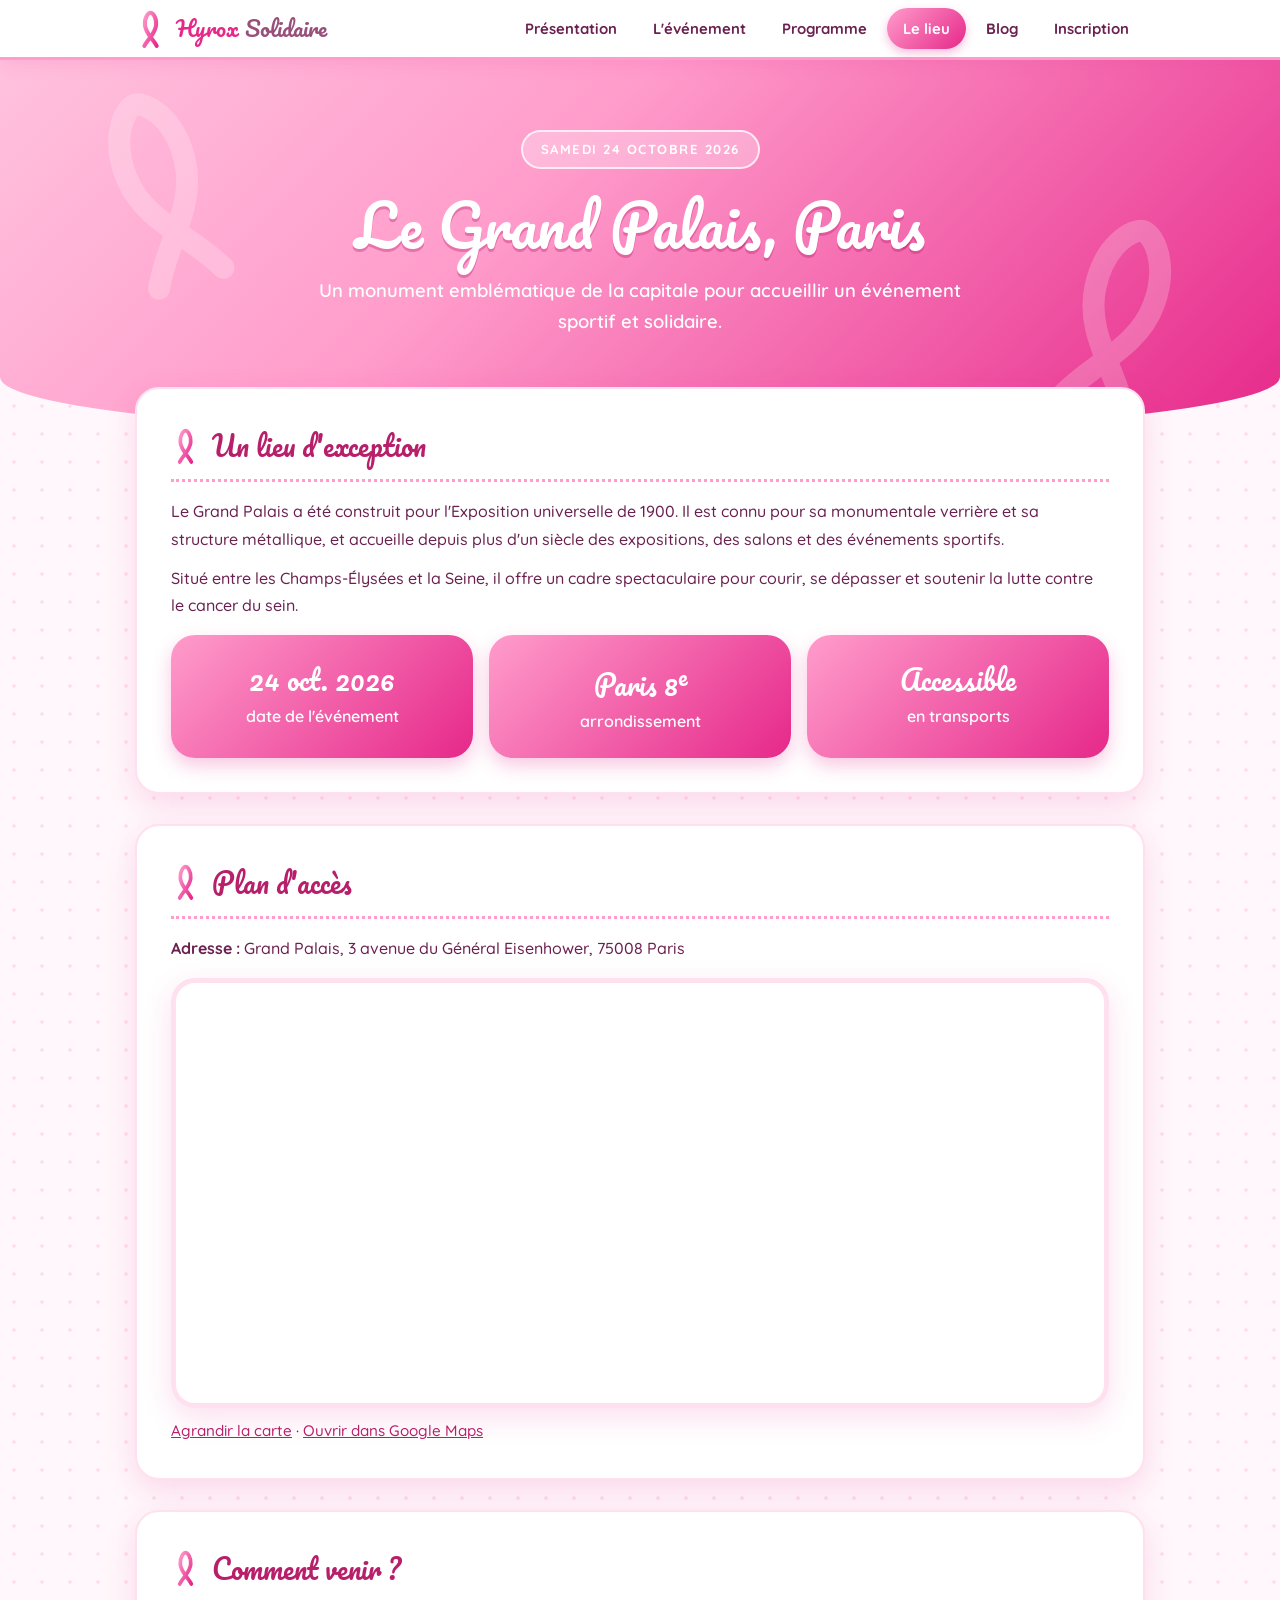
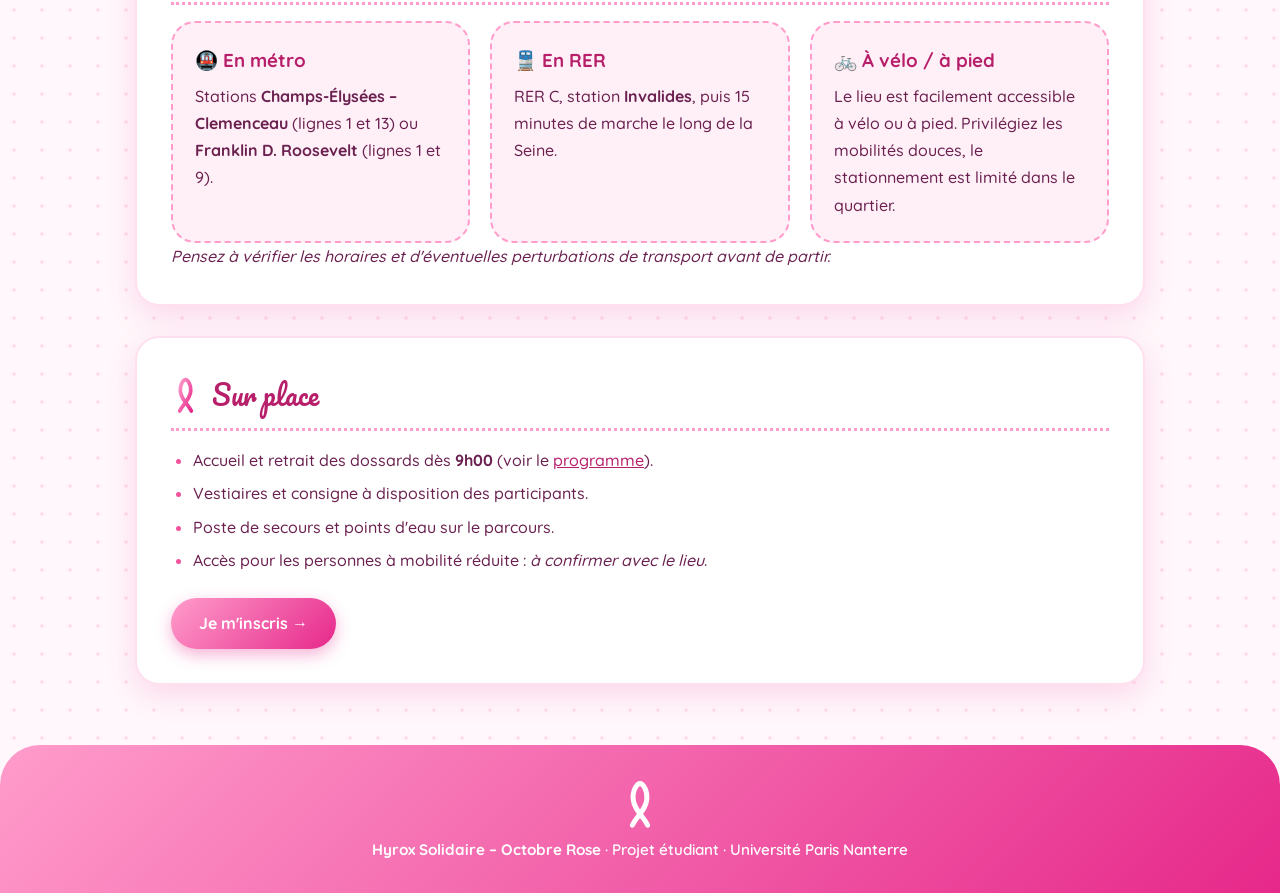
<file: lieu (1).html>
<!DOCTYPE html>
<html lang="fr">
<head>
  <meta charset="UTF-8">
  <meta name="viewport" content="width=device-width, initial-scale=1.0">
  <title>Le lieu – Hyrox Solidaire Octobre Rose</title>
  <link rel="icon" type="image/svg+xml" href="ruban.svg">
  <link rel="stylesheet" href="style.css">
</head>
<body>

  <header>
    <nav>
      <a class="logo" href="index.html"><img src="ruban.svg" alt="" class="logo-ruban"><span>Hyrox <em>Solidaire</em></span></a>
      <ul>
        <li><a href="index.html">Présentation</a></li>
        <li><a href="evenement.html">L'événement</a></li>
        <li><a href="programme.html">Programme</a></li>
        <li><a href="lieu.html" class="actif">Le lieu</a></li>
        <li><a href="blog.html">Blog</a></li>
        <li><a href="inscription.html">Inscription</a></li>
      </ul>
    </nav>
  </header>

  <div class="hero">
    <span class="badge">Samedi 24 octobre 2026</span>
    <h1>Le Grand Palais, Paris</h1>
    <p>Un monument emblématique de la capitale pour accueillir un événement sportif et solidaire.</p>
  </div>

  <main>

    <section id="description">
      <h2>Un lieu d'exception</h2>
      <p>Le Grand Palais a été construit pour l'Exposition universelle de 1900. Il est connu pour sa monumentale verrière et sa structure métallique, et accueille depuis plus d'un siècle des expositions, des salons et des événements sportifs.</p>
      <p>Situé entre les Champs-Élysées et la Seine, il offre un cadre spectaculaire pour courir, se dépasser et soutenir la lutte contre le cancer du sein.</p>

      <div class="chiffres">
        <div class="chiffre"><strong>24 oct. 2026</strong>date de l'événement</div>
        <div class="chiffre"><strong>Paris 8<sup>e</sup></strong>arrondissement</div>
        <div class="chiffre"><strong>Accessible</strong>en transports</div>
      </div>
    </section>

    <section id="carte">
      <h2>Plan d'accès</h2>
      <p><strong>Adresse :</strong> Grand Palais, 3 avenue du Général Eisenhower, 75008 Paris</p>

      <div class="carte-map">
        <iframe
          title="Carte du Grand Palais à Paris"
          src="https://www.openstreetmap.org/export/embed.html?bbox=2.3070%2C48.8640%2C2.3180%2C48.8685&amp;layer=mapnik&amp;marker=48.8662%2C2.3125"
          loading="lazy"
          allowfullscreen>
        </iframe>
      </div>

      <p class="liens-carte">
        <a href="https://www.openstreetmap.org/?mlat=48.8662&amp;mlon=2.3125#map=17/48.8662/2.3125" target="_blank" rel="noopener">Agrandir la carte</a>
        ·
        <a href="https://www.google.com/maps/search/?api=1&amp;query=Grand+Palais+Paris" target="_blank" rel="noopener">Ouvrir dans Google Maps</a>
      </p>
    </section>

    <section id="acces">
      <h2>Comment venir ?</h2>
      <div class="grille">
        <div class="carte">
          <h3>🚇 En métro</h3>
          <p>Stations <strong>Champs-Élysées – Clemenceau</strong> (lignes 1 et 13) ou <strong>Franklin D. Roosevelt</strong> (lignes 1 et 9).</p>
        </div>
        <div class="carte">
          <h3>🚆 En RER</h3>
          <p>RER C, station <strong>Invalides</strong>, puis 15 minutes de marche le long de la Seine.</p>
        </div>
        <div class="carte">
          <h3>🚲 À vélo / à pied</h3>
          <p>Le lieu est facilement accessible à vélo ou à pied. Privilégiez les mobilités douces, le stationnement est limité dans le quartier.</p>
        </div>
      </div>
      <p><em>Pensez à vérifier les horaires et d'éventuelles perturbations de transport avant de partir.</em></p>
    </section>

    <section id="pratique">
      <h2>Sur place</h2>
      <ul class="liste">
        <li>Accueil et retrait des dossards dès <strong>9h00</strong> (voir le <a href="programme.html">programme</a>).</li>
        <li>Vestiaires et consigne à disposition des participants.</li>
        <li>Poste de secours et points d'eau sur le parcours.</li>
        <li>Accès pour les personnes à mobilité réduite : <em>à confirmer avec le lieu</em>.</li>
      </ul>
      <a href="inscription.html" class="bouton">Je m'inscris →</a>
    </section>

  </main>

  <footer>
    <img src="ruban.svg" alt="" class="ruban-pied">
    <p><strong>Hyrox Solidaire – Octobre Rose</strong> · Projet étudiant · Université Paris Nanterre</p>
  </footer>

</body>
</html>
</file>
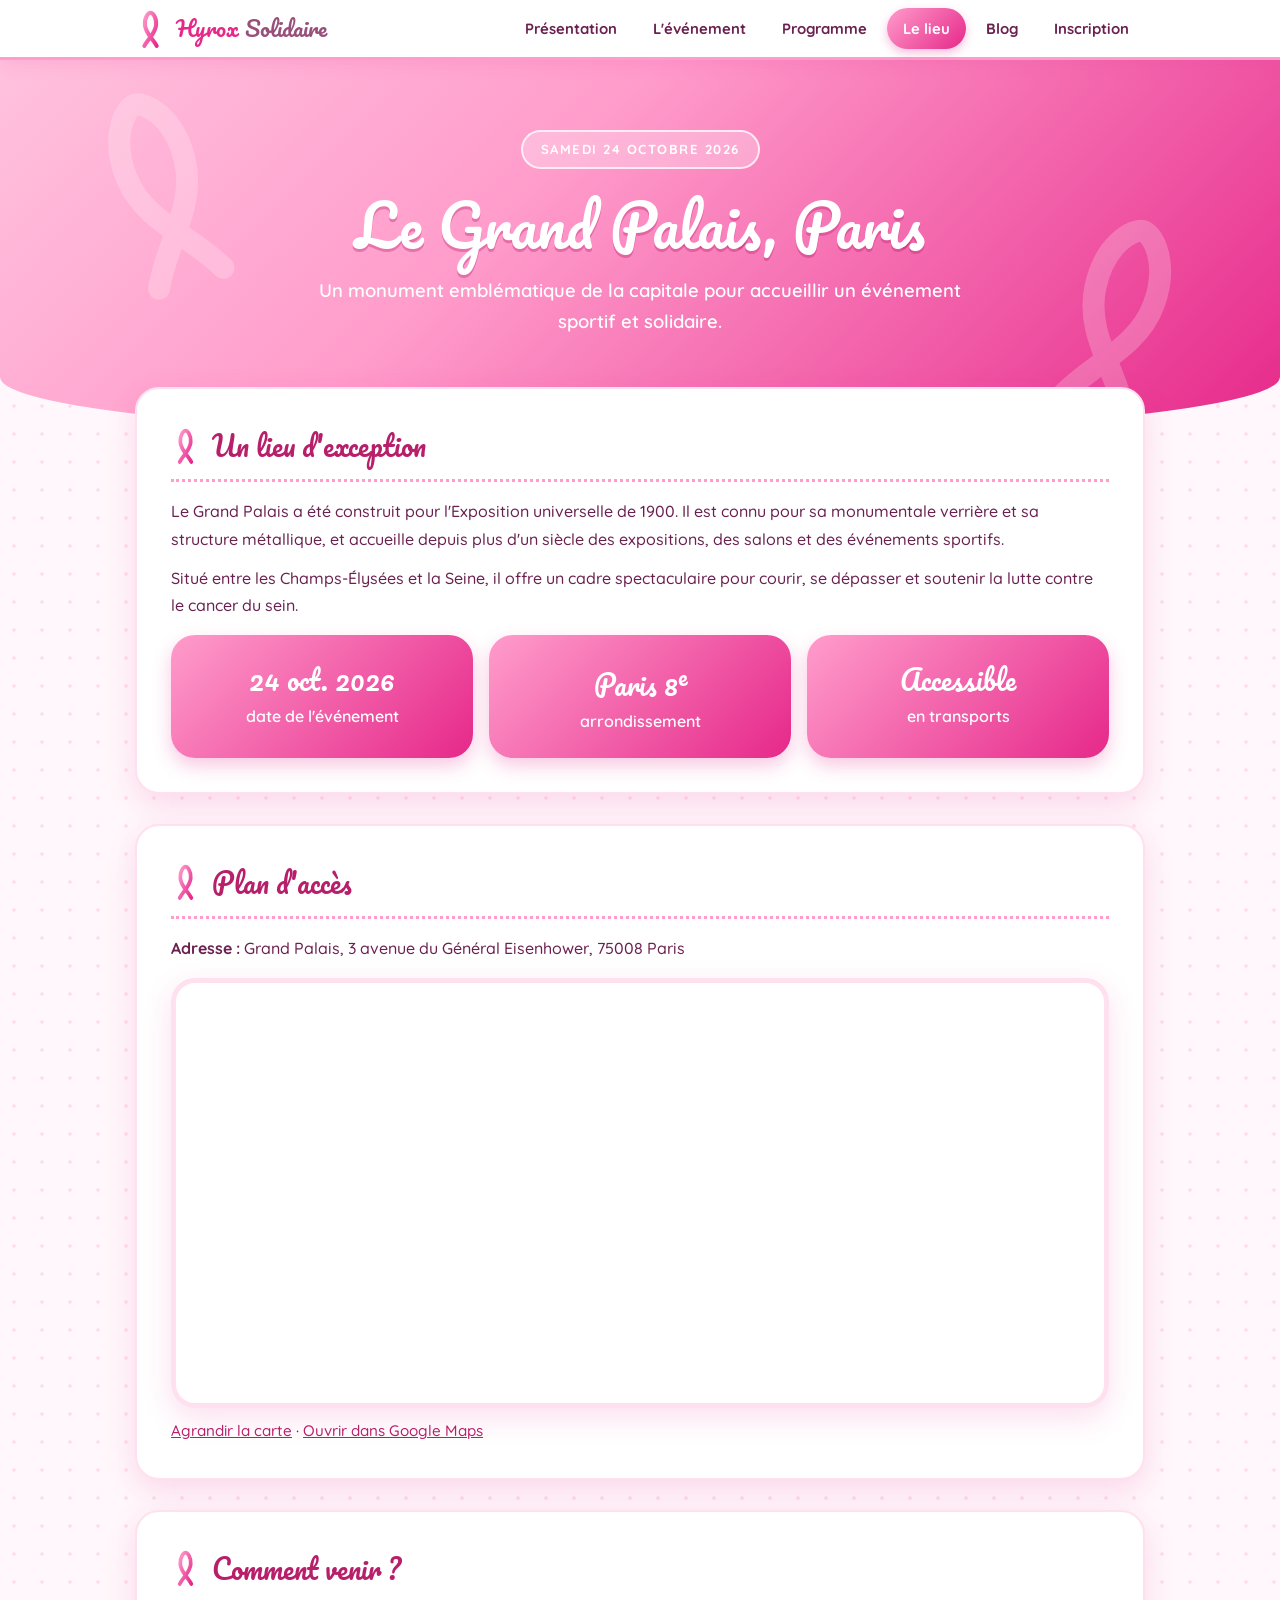
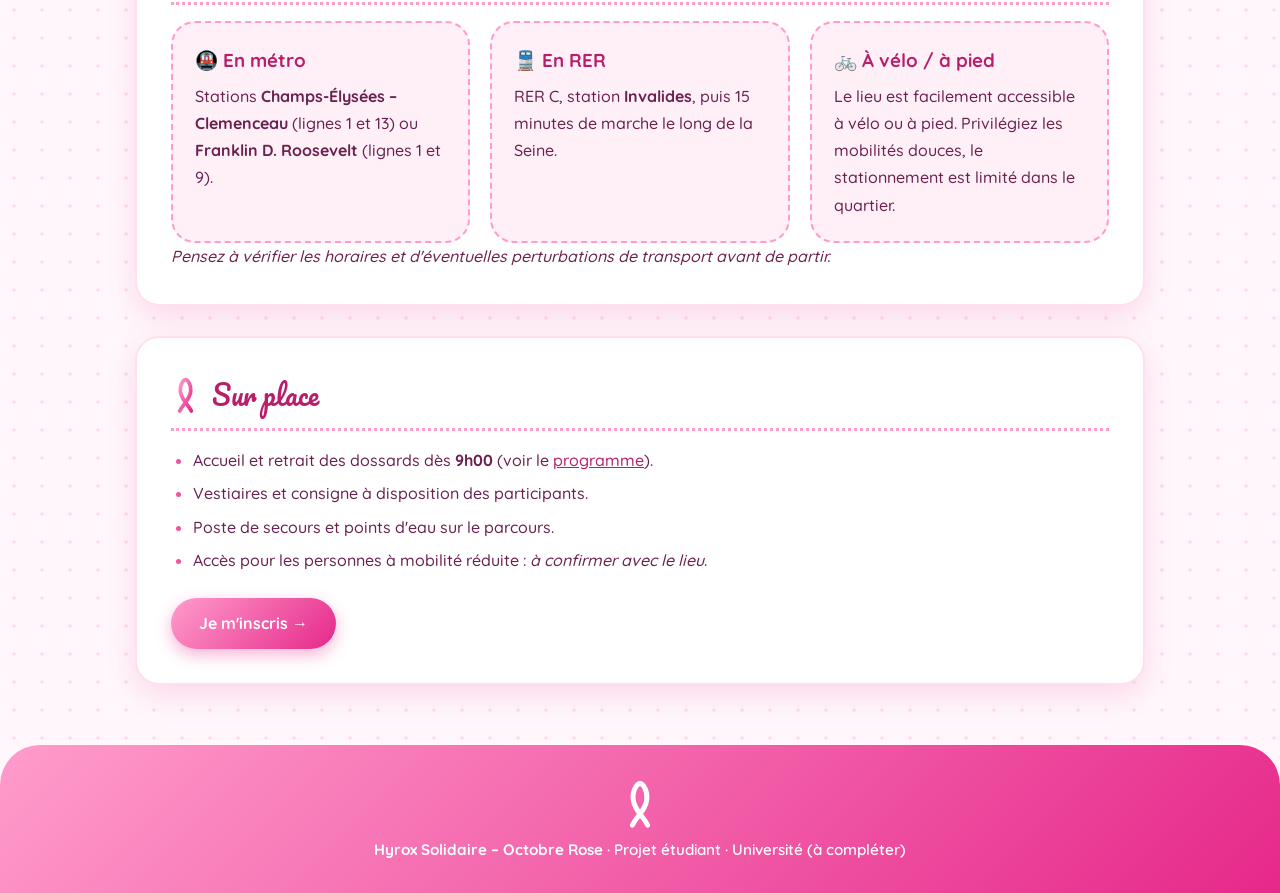
<file: lieu.html>
<!DOCTYPE html>
<html lang="fr">
<head>
  <meta charset="UTF-8">
  <meta name="viewport" content="width=device-width, initial-scale=1.0">
  <title>Le lieu – Hyrox Solidaire Octobre Rose</title>
  <link rel="icon" type="image/svg+xml" href="ruban.svg">
  <link rel="stylesheet" href="style.css">
</head>
<body>

  <header>
    <nav>
      <a class="logo" href="index.html"><img src="ruban.svg" alt="" class="logo-ruban"><span>Hyrox <em>Solidaire</em></span></a>
      <ul>
        <li><a href="index.html">Présentation</a></li>
        <li><a href="evenement.html">L'événement</a></li>
        <li><a href="programme.html">Programme</a></li>
        <li><a href="lieu.html" class="actif">Le lieu</a></li>
        <li><a href="blog.html">Blog</a></li>
        <li><a href="inscription.html">Inscription</a></li>
      </ul>
    </nav>
  </header>

  <div class="hero">
    <span class="badge">Samedi 24 octobre 2026</span>
    <h1>Le Grand Palais, Paris</h1>
    <p>Un monument emblématique de la capitale pour accueillir un événement sportif et solidaire.</p>
  </div>

  <main>

    <section id="description">
      <h2>Un lieu d'exception</h2>
      <p>Le Grand Palais a été construit pour l'Exposition universelle de 1900. Il est connu pour sa monumentale verrière et sa structure métallique, et accueille depuis plus d'un siècle des expositions, des salons et des événements sportifs.</p>
      <p>Situé entre les Champs-Élysées et la Seine, il offre un cadre spectaculaire pour courir, se dépasser et soutenir la lutte contre le cancer du sein.</p>

      <div class="chiffres">
        <div class="chiffre"><strong>24 oct. 2026</strong>date de l'événement</div>
        <div class="chiffre"><strong>Paris 8<sup>e</sup></strong>arrondissement</div>
        <div class="chiffre"><strong>Accessible</strong>en transports</div>
      </div>
    </section>

    <section id="carte">
      <h2>Plan d'accès</h2>
      <p><strong>Adresse :</strong> Grand Palais, 3 avenue du Général Eisenhower, 75008 Paris</p>

      <div class="carte-map">
        <iframe
          title="Carte du Grand Palais à Paris"
          src="https://www.openstreetmap.org/export/embed.html?bbox=2.3070%2C48.8640%2C2.3180%2C48.8685&amp;layer=mapnik&amp;marker=48.8662%2C2.3125"
          loading="lazy"
          allowfullscreen>
        </iframe>
      </div>

      <p class="liens-carte">
        <a href="https://www.openstreetmap.org/?mlat=48.8662&amp;mlon=2.3125#map=17/48.8662/2.3125" target="_blank" rel="noopener">Agrandir la carte</a>
        ·
        <a href="https://www.google.com/maps/search/?api=1&amp;query=Grand+Palais+Paris" target="_blank" rel="noopener">Ouvrir dans Google Maps</a>
      </p>
    </section>

    <section id="acces">
      <h2>Comment venir ?</h2>
      <div class="grille">
        <div class="carte">
          <h3>🚇 En métro</h3>
          <p>Stations <strong>Champs-Élysées – Clemenceau</strong> (lignes 1 et 13) ou <strong>Franklin D. Roosevelt</strong> (lignes 1 et 9).</p>
        </div>
        <div class="carte">
          <h3>🚆 En RER</h3>
          <p>RER C, station <strong>Invalides</strong>, puis 15 minutes de marche le long de la Seine.</p>
        </div>
        <div class="carte">
          <h3>🚲 À vélo / à pied</h3>
          <p>Le lieu est facilement accessible à vélo ou à pied. Privilégiez les mobilités douces, le stationnement est limité dans le quartier.</p>
        </div>
      </div>
      <p><em>Pensez à vérifier les horaires et d'éventuelles perturbations de transport avant de partir.</em></p>
    </section>

    <section id="pratique">
      <h2>Sur place</h2>
      <ul class="liste">
        <li>Accueil et retrait des dossards dès <strong>9h00</strong> (voir le <a href="programme.html">programme</a>).</li>
        <li>Vestiaires et consigne à disposition des participants.</li>
        <li>Poste de secours et points d'eau sur le parcours.</li>
        <li>Accès pour les personnes à mobilité réduite : <em>à confirmer avec le lieu</em>.</li>
      </ul>
      <a href="inscription.html" class="bouton">Je m'inscris →</a>
    </section>

  </main>

  <footer>
    <img src="ruban.svg" alt="" class="ruban-pied">
    <p><strong>Hyrox Solidaire – Octobre Rose</strong> · Projet étudiant · Université (à compléter)</p>
  </footer>

</body>
</html>
</file>
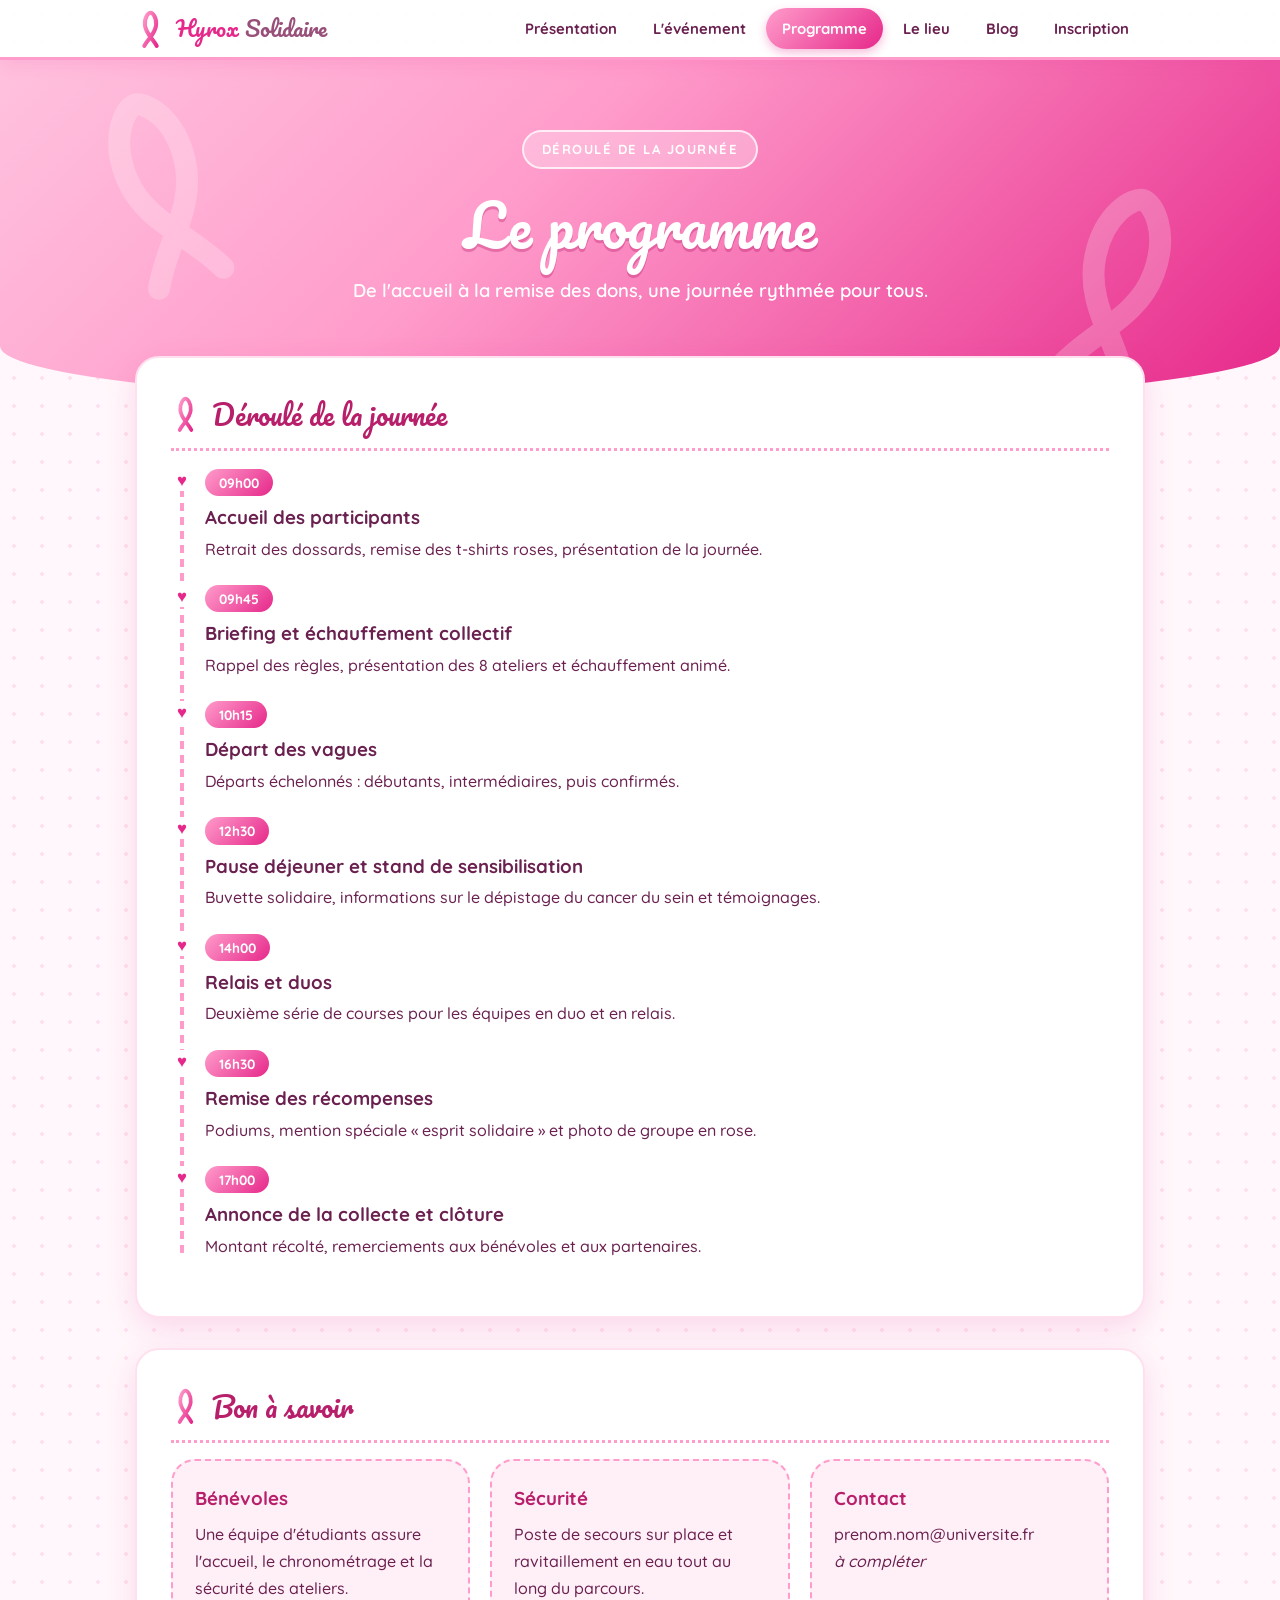
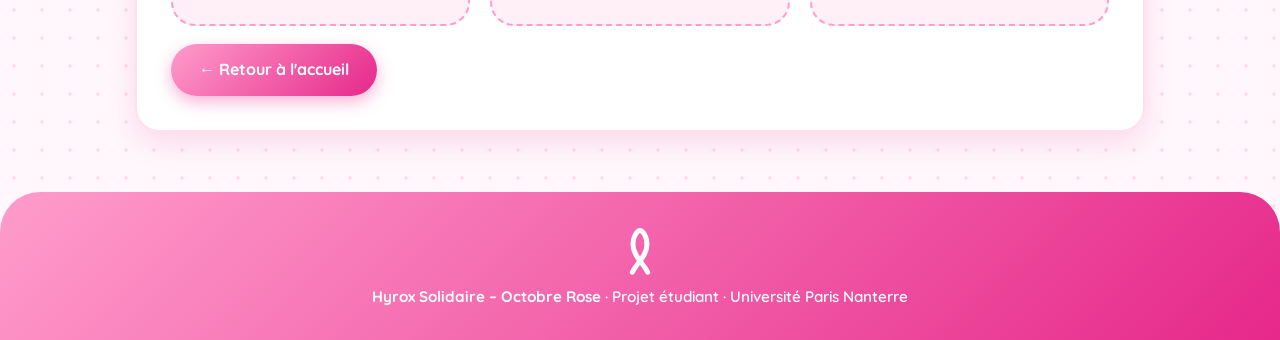
<file: programme (3).html>
<!DOCTYPE html>
<html lang="fr">
<head>
  <meta charset="UTF-8">
  <meta name="viewport" content="width=device-width, initial-scale=1.0">
  <title>Programme – Hyrox Solidaire Octobre Rose</title>
  <link rel="icon" type="image/svg+xml" href="ruban.svg">
  <link rel="stylesheet" href="style.css">
</head>
<body>

  <header>
    <nav>
      <a class="logo" href="index.html"><img src="ruban.svg" alt="" class="logo-ruban"><span>Hyrox <em>Solidaire</em></span></a>
      <ul>
        <li><a href="index.html">Présentation</a></li>
        <li><a href="evenement.html">L'événement</a></li>
        <li><a href="programme.html" class="actif">Programme</a></li>
        <li><a href="lieu.html">Le lieu</a></li>
        <li><a href="blog.html">Blog</a></li>
        <li><a href="inscription.html">Inscription</a></li>
      </ul>
    </nav>
  </header>

  <div class="hero">
    <span class="badge">Déroulé de la journée</span>
    <h1>Le programme</h1>
    <p>De l'accueil à la remise des dons, une journée rythmée pour tous.</p>
  </div>

  <main>

    <section id="deroule">
      <h2>Déroulé de la journée</h2>
  

      <ul class="timeline">
        <li>
          <span class="heure">09h00</span>
          <h3>Accueil des participants</h3>
          <p>Retrait des dossards, remise des t-shirts roses, présentation de la journée.</p>
        </li>
        <li>
          <span class="heure">09h45</span>
          <h3>Briefing et échauffement collectif</h3>
          <p>Rappel des règles, présentation des 8 ateliers et échauffement animé.</p>
        </li>
        <li>
          <span class="heure">10h15</span>
          <h3>Départ des vagues</h3>
          <p>Départs échelonnés : débutants, intermédiaires, puis confirmés.</p>
        </li>
        <li>
          <span class="heure">12h30</span>
          <h3>Pause déjeuner et stand de sensibilisation</h3>
          <p>Buvette solidaire, informations sur le dépistage du cancer du sein et témoignages.</p>
        </li>
        <li>
          <span class="heure">14h00</span>
          <h3>Relais et duos</h3>
          <p>Deuxième série de courses pour les équipes en duo et en relais.</p>
        </li>
        <li>
          <span class="heure">16h30</span>
          <h3>Remise des récompenses</h3>
          <p>Podiums, mention spéciale « esprit solidaire » et photo de groupe en rose.</p>
        </li>
        <li>
          <span class="heure">17h00</span>
          <h3>Annonce de la collecte et clôture</h3>
          <p>Montant récolté, remerciements aux bénévoles et aux partenaires.</p>
        </li>
      </ul>
    </section>

    <section id="organisation">
      <h2>Bon à savoir</h2>
      <div class="grille">
        <div class="carte">
          <h3>Bénévoles</h3>
          <p>Une équipe d'étudiants assure l'accueil, le chronométrage et la sécurité des ateliers.</p>
        </div>
        <div class="carte">
          <h3>Sécurité</h3>
          <p>Poste de secours sur place et ravitaillement en eau tout au long du parcours.</p>
        </div>
        <div class="carte">
          <h3>Contact</h3>
          <p>prenom.nom@universite.fr<br><em>à compléter</em></p>
        </div>
      </div>
      <a href="index.html" class="bouton">← Retour à l'accueil</a>
    </section>

  </main>

  <footer>
    <img src="ruban.svg" alt="" class="ruban-pied">
    <p><strong>Hyrox Solidaire – Octobre Rose</strong> · Projet étudiant · Université Paris Nanterre</p>
  </footer>

</body>
</html>
</file>
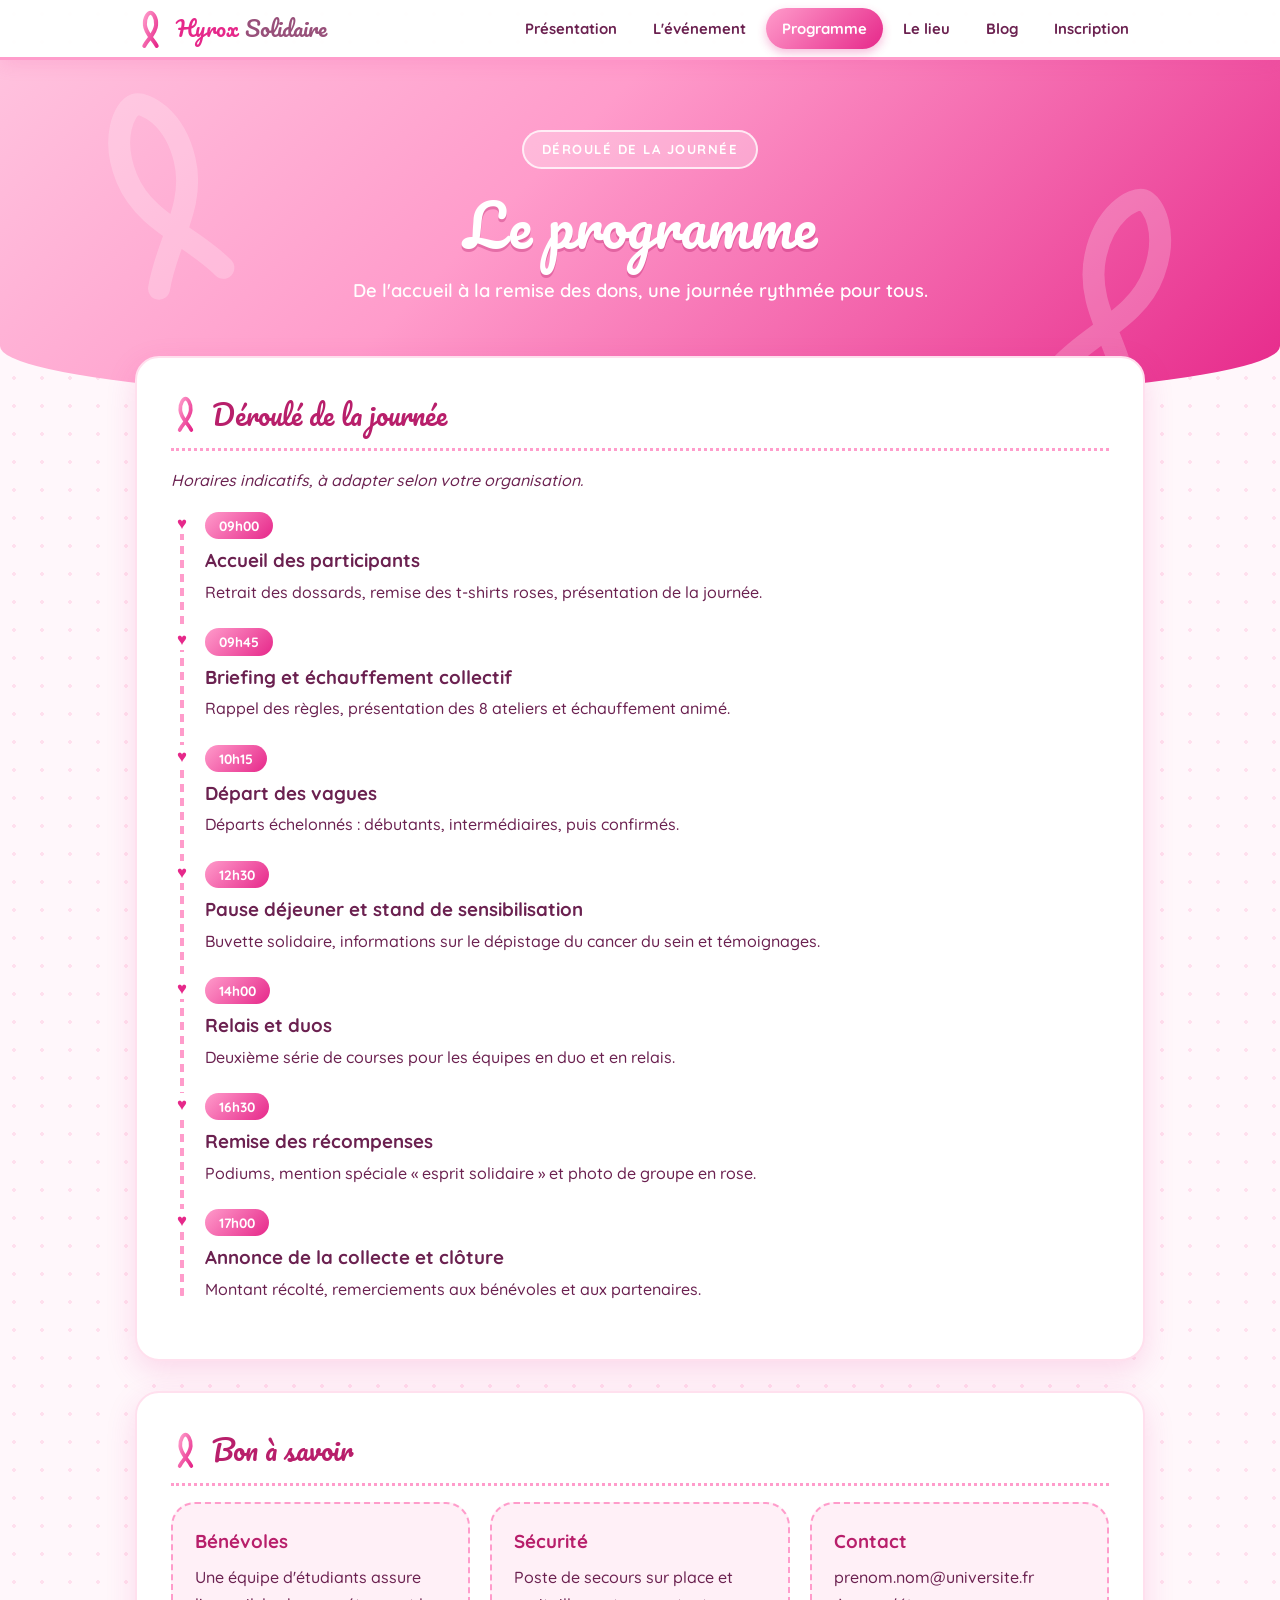
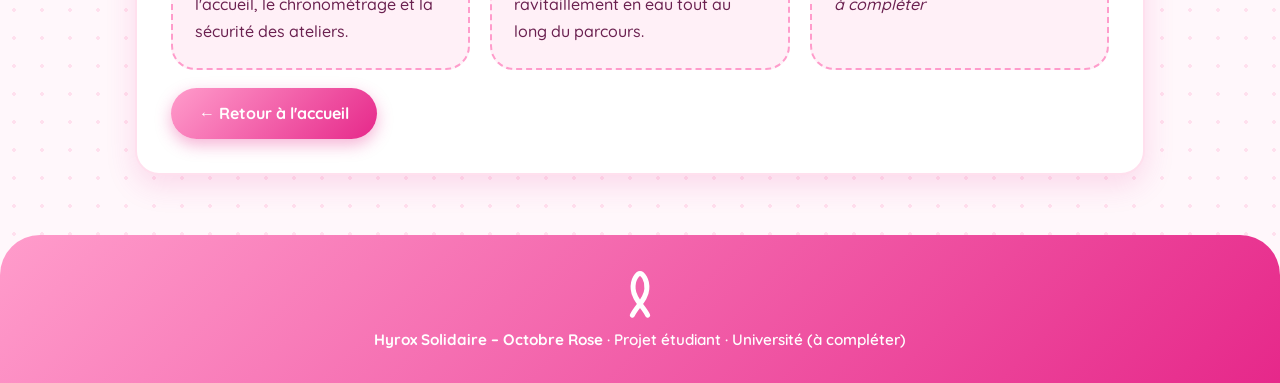
<file: programme.html>
<!DOCTYPE html>
<html lang="fr">
<head>
  <meta charset="UTF-8">
  <meta name="viewport" content="width=device-width, initial-scale=1.0">
  <title>Programme – Hyrox Solidaire Octobre Rose</title>
  <link rel="icon" type="image/svg+xml" href="ruban.svg">
  <link rel="stylesheet" href="style.css">
</head>
<body>

  <header>
    <nav>
      <a class="logo" href="index.html"><img src="ruban.svg" alt="" class="logo-ruban"><span>Hyrox <em>Solidaire</em></span></a>
      <ul>
        <li><a href="index.html">Présentation</a></li>
        <li><a href="evenement.html">L'événement</a></li>
        <li><a href="programme.html" class="actif">Programme</a></li>
        <li><a href="lieu.html">Le lieu</a></li>
        <li><a href="blog.html">Blog</a></li>
        <li><a href="inscription.html">Inscription</a></li>
      </ul>
    </nav>
  </header>

  <div class="hero">
    <span class="badge">Déroulé de la journée</span>
    <h1>Le programme</h1>
    <p>De l'accueil à la remise des dons, une journée rythmée pour tous.</p>
  </div>

  <main>

    <section id="deroule">
      <h2>Déroulé de la journée</h2>
      <p><em>Horaires indicatifs, à adapter selon votre organisation.</em></p>

      <ul class="timeline">
        <li>
          <span class="heure">09h00</span>
          <h3>Accueil des participants</h3>
          <p>Retrait des dossards, remise des t-shirts roses, présentation de la journée.</p>
        </li>
        <li>
          <span class="heure">09h45</span>
          <h3>Briefing et échauffement collectif</h3>
          <p>Rappel des règles, présentation des 8 ateliers et échauffement animé.</p>
        </li>
        <li>
          <span class="heure">10h15</span>
          <h3>Départ des vagues</h3>
          <p>Départs échelonnés : débutants, intermédiaires, puis confirmés.</p>
        </li>
        <li>
          <span class="heure">12h30</span>
          <h3>Pause déjeuner et stand de sensibilisation</h3>
          <p>Buvette solidaire, informations sur le dépistage du cancer du sein et témoignages.</p>
        </li>
        <li>
          <span class="heure">14h00</span>
          <h3>Relais et duos</h3>
          <p>Deuxième série de courses pour les équipes en duo et en relais.</p>
        </li>
        <li>
          <span class="heure">16h30</span>
          <h3>Remise des récompenses</h3>
          <p>Podiums, mention spéciale « esprit solidaire » et photo de groupe en rose.</p>
        </li>
        <li>
          <span class="heure">17h00</span>
          <h3>Annonce de la collecte et clôture</h3>
          <p>Montant récolté, remerciements aux bénévoles et aux partenaires.</p>
        </li>
      </ul>
    </section>

    <section id="organisation">
      <h2>Bon à savoir</h2>
      <div class="grille">
        <div class="carte">
          <h3>Bénévoles</h3>
          <p>Une équipe d'étudiants assure l'accueil, le chronométrage et la sécurité des ateliers.</p>
        </div>
        <div class="carte">
          <h3>Sécurité</h3>
          <p>Poste de secours sur place et ravitaillement en eau tout au long du parcours.</p>
        </div>
        <div class="carte">
          <h3>Contact</h3>
          <p>prenom.nom@universite.fr<br><em>à compléter</em></p>
        </div>
      </div>
      <a href="index.html" class="bouton">← Retour à l'accueil</a>
    </section>

  </main>

  <footer>
    <img src="ruban.svg" alt="" class="ruban-pied">
    <p><strong>Hyrox Solidaire – Octobre Rose</strong> · Projet étudiant · Université (à compléter)</p>
  </footer>

</body>
</html>
</file>
<file: style.css>
@import url("https://fonts.googleapis.com/css2?family=Pacifico&family=Quicksand:wght@400;500;600;700&display=swap");

/* ==========================================================
   Hyrox Solidaire – Octobre Rose
   Style girly tout en rose, sans noir
   ========================================================== */

:root {
  --rose: #f0539b;
  --rose-vif: #e6288a;
  --rose-fonce: #b81f6b;
  --rose-doux: #ff9ccb;
  --rose-poudre: #ffe0ee;
  --rose-pale: #fff0f7;
  --creme: #fff7fb;
  --prune: #6b2150;
  --prune-doux: #98507a;
  --blanc: #ffffff;
  --rayon: 24px;
  --ombre: 0 10px 30px rgba(230, 40, 138, 0.15);
  --police-titre: "Pacifico", "Brush Script MT", cursive;
  --police: "Quicksand", "Segoe UI", Arial, sans-serif;
}

* {
  box-sizing: border-box;
  margin: 0;
  padding: 0;
}

html {
  scroll-behavior: smooth;
}

::selection {
  background: var(--rose-doux);
  color: var(--blanc);
}

body {
  font-family: var(--police);
  font-weight: 500;
  line-height: 1.7;
  color: var(--prune);
  background-color: var(--creme);
  background-image: radial-gradient(var(--rose-poudre) 1.6px, transparent 1.6px);
  background-size: 28px 28px;
}

a {
  color: var(--rose-fonce);
}

/* ---------- Navigation ---------- */
header {
  background: rgba(255, 255, 255, 0.94);
  border-bottom: 3px solid var(--rose-doux);
  box-shadow: 0 4px 18px rgba(230, 40, 138, 0.12);
  position: sticky;
  top: 0;
  z-index: 10;
}

nav {
  max-width: 1050px;
  margin: 0 auto;
  padding: 8px 20px;
  display: flex;
  flex-wrap: wrap;
  align-items: center;
  justify-content: space-between;
  gap: 6px;
}

.logo {
  display: flex;
  align-items: center;
  gap: 10px;
  font-family: var(--police-titre);
  font-size: 1.35rem;
  color: var(--rose-vif);
  text-decoration: none;
}

.logo em {
  font-style: normal;
  color: var(--prune-doux);
}

.logo-ruban {
  height: 40px;
  width: auto;
}

nav ul {
  list-style: none;
  display: flex;
  flex-wrap: wrap;
  gap: 4px;
}

nav ul a {
  display: block;
  padding: 8px 16px;
  color: var(--prune);
  text-decoration: none;
  font-weight: 700;
  font-size: 0.93rem;
  border-radius: 999px;
  transition: background 0.2s, color 0.2s;
}

nav ul a:hover {
  background: var(--rose-poudre);
  color: var(--rose-fonce);
}

nav ul a.actif {
  background: linear-gradient(135deg, var(--rose-doux), var(--rose-vif));
  color: var(--blanc);
  box-shadow: 0 4px 10px rgba(230, 40, 138, 0.3);
}

/* ---------- Bandeau d'en-tête ---------- */
.hero {
  position: relative;
  overflow: hidden;
  background: linear-gradient(135deg, #ffc2de 0%, var(--rose-doux) 40%, var(--rose-vif) 100%);
  color: var(--blanc);
  text-align: center;
  padding: 70px 20px 100px;
  border-radius: 0 0 50% 50% / 0 0 60px 60px;
}

.hero::before,
.hero::after {
  content: "";
  position: absolute;
  width: 170px;
  height: 220px;
  background: url("ruban.svg") center / contain no-repeat;
  filter: brightness(0) invert(1);
  opacity: 0.22;
}

.hero::before {
  left: 6%;
  top: 20px;
  transform: rotate(-18deg);
}

.hero::after {
  right: 6%;
  bottom: 10px;
  transform: rotate(16deg);
}

.hero > * {
  position: relative;
  z-index: 1;
}

.hero h1 {
  font-family: var(--police-titre);
  font-weight: 400;
  font-size: clamp(2.1rem, 5.5vw, 3.6rem);
  line-height: 1.25;
  margin-bottom: 14px;
  text-shadow: 0 3px 0 rgba(184, 31, 107, 0.35);
}

.hero p {
  max-width: 680px;
  margin: 0 auto;
  font-size: 1.15rem;
  font-weight: 600;
}

.badge {
  display: inline-block;
  background: rgba(255, 255, 255, 0.28);
  border: 2px solid rgba(255, 255, 255, 0.75);
  padding: 6px 18px;
  border-radius: 999px;
  font-size: 0.82rem;
  font-weight: 700;
  letter-spacing: 1.5px;
  text-transform: uppercase;
  margin-bottom: 20px;
}

/* ---------- Contenu ---------- */
main {
  position: relative;
  max-width: 1050px;
  margin: -50px auto 60px;
  padding: 0 20px;
}

section {
  background: var(--blanc);
  border: 2px solid var(--rose-poudre);
  border-radius: var(--rayon);
  box-shadow: var(--ombre);
  padding: 34px;
  margin-bottom: 30px;
}

h2 {
  font-family: var(--police-titre);
  font-weight: 400;
  color: var(--rose-fonce);
  font-size: 1.7rem;
  margin-bottom: 16px;
  padding-bottom: 10px;
  border-bottom: 3px dotted var(--rose-doux);
}

h2::before {
  content: "";
  display: inline-block;
  width: 1.1em;
  height: 1.4em;
  background: url("ruban.svg") center / contain no-repeat;
  margin-right: 0.4em;
  vertical-align: -0.28em;
}

h3 {
  color: var(--prune);
  margin: 18px 0 6px;
}

p + p {
  margin-top: 12px;
}

ul.liste {
  margin: 10px 0 0 22px;
}

ul.liste li {
  margin-bottom: 6px;
}

ul.liste li::marker {
  color: var(--rose);
}

/* ---------- Grilles et cartes ---------- */
.grille {
  display: grid;
  grid-template-columns: repeat(auto-fit, minmax(250px, 1fr));
  gap: 20px;
  margin-top: 16px;
}

.carte {
  background: var(--rose-pale);
  border: 2px dashed var(--rose-doux);
  border-radius: var(--rayon);
  padding: 22px;
}

.carte h3 {
  margin-top: 0;
  color: var(--rose-fonce);
}

.profil {
  display: flex;
  align-items: center;
  gap: 24px;
  flex-wrap: wrap;
}

.avatar {
  width: 120px;
  height: 120px;
  border-radius: 50%;
  background: linear-gradient(135deg, var(--rose-doux), var(--rose-vif));
  border: 5px solid var(--rose-poudre);
  box-shadow: var(--ombre);
  color: var(--blanc);
  display: flex;
  align-items: center;
  justify-content: center;
  font-family: var(--police-titre);
  font-size: 2.4rem;
  flex-shrink: 0;
}

/* ---------- Chiffres clés ---------- */
.chiffres {
  display: grid;
  grid-template-columns: repeat(auto-fit, minmax(170px, 1fr));
  gap: 16px;
  margin-top: 16px;
}

.chiffre {
  text-align: center;
  background: linear-gradient(135deg, var(--rose-doux), var(--rose-vif));
  color: var(--blanc);
  border-radius: var(--rayon);
  padding: 22px 10px;
  font-weight: 600;
  box-shadow: 0 8px 18px rgba(230, 40, 138, 0.25);
}

.chiffre strong {
  display: block;
  font-family: var(--police-titre);
  font-weight: 400;
  font-size: 1.7rem;
  color: var(--blanc);
}

/* ---------- Tableau des 8 ateliers ---------- */
table {
  width: 100%;
  border-collapse: collapse;
  margin-top: 14px;
  border-radius: 16px;
  overflow: hidden;
}

th,
td {
  padding: 12px 14px;
  text-align: left;
  border-bottom: 1px solid var(--rose-poudre);
}

th {
  background: linear-gradient(135deg, var(--rose-doux), var(--rose-vif));
  color: var(--blanc);
  font-size: 0.9rem;
  text-transform: uppercase;
  letter-spacing: 0.8px;
}

tr:nth-child(even) td {
  background: var(--rose-pale);
}

/* ---------- Programme (timeline) ---------- */
.timeline {
  list-style: none;
  position: relative;
  margin-top: 18px;
  padding-left: 34px;
}

.timeline::before {
  content: "";
  position: absolute;
  left: 9px;
  top: 6px;
  bottom: 6px;
  width: 4px;
  background: repeating-linear-gradient(var(--rose-doux) 0 8px, transparent 8px 14px);
  border-radius: 4px;
}

.timeline li {
  position: relative;
  margin-bottom: 22px;
}

.timeline li::before {
  content: "♥";
  position: absolute;
  left: -34px;
  top: 0;
  width: 22px;
  height: 22px;
  line-height: 22px;
  text-align: center;
  font-size: 1.05rem;
  color: var(--rose-vif);
  background: var(--blanc);
}

.heure {
  display: inline-block;
  background: linear-gradient(135deg, var(--rose-doux), var(--rose-vif));
  color: var(--blanc);
  font-weight: 700;
  font-size: 0.85rem;
  padding: 2px 14px;
  border-radius: 999px;
  margin-bottom: 4px;
}

.timeline h3 {
  margin: 2px 0 2px;
}

/* ---------- Bouton ---------- */
.bouton {
  display: inline-block;
  margin-top: 18px;
  margin-right: 8px;
  background: linear-gradient(135deg, var(--rose-doux), var(--rose-vif));
  color: var(--blanc);
  text-decoration: none;
  font-weight: 700;
  padding: 12px 28px;
  border-radius: 999px;
  box-shadow: 0 6px 16px rgba(230, 40, 138, 0.35);
  transition: transform 0.2s, box-shadow 0.2s;
}

.bouton:hover {
  transform: translateY(-3px);
  box-shadow: 0 10px 22px rgba(230, 40, 138, 0.45);
}

/* ---------- Carte du lieu ---------- */
.carte-map {
  margin-top: 16px;
  border-radius: var(--rayon);
  overflow: hidden;
  border: 5px solid var(--rose-poudre);
  box-shadow: var(--ombre);
}

.carte-map iframe {
  display: block;
  width: 100%;
  height: 420px;
  border: 0;
}

.liens-carte {
  margin-top: 10px;
  font-size: 0.95rem;
}

/* ---------- Formulaire ---------- */
.formulaire {
  margin-top: 10px;
}

.ligne {
  display: grid;
  grid-template-columns: repeat(auto-fit, minmax(240px, 1fr));
  gap: 18px;
}

.champ {
  display: flex;
  flex-direction: column;
  margin-bottom: 18px;
}

.champ label {
  font-weight: 700;
  margin-bottom: 6px;
  font-size: 0.95rem;
}

.champ input,
.champ select,
.champ textarea {
  font: inherit;
  color: var(--prune);
  padding: 11px 16px;
  border: 2px solid var(--rose-poudre);
  border-radius: 16px;
  background: var(--rose-pale);
  transition: border-color 0.2s, box-shadow 0.2s, background 0.2s;
}

.champ input:focus,
.champ select:focus,
.champ textarea:focus {
  outline: none;
  background: var(--blanc);
  border-color: var(--rose);
  box-shadow: 0 0 0 4px rgba(240, 83, 155, 0.2);
}

.case {
  display: flex;
  align-items: flex-start;
  gap: 10px;
  margin-bottom: 14px;
  font-size: 0.95rem;
  cursor: pointer;
}

.case input {
  margin-top: 5px;
  accent-color: var(--rose-vif);
  width: 18px;
  height: 18px;
  flex-shrink: 0;
}

.erreur {
  color: var(--rose-fonce);
  background: var(--rose-poudre);
  border: 2px solid var(--rose-doux);
  border-radius: 16px;
  padding: 10px 14px;
  margin-bottom: 8px;
  font-weight: 700;
}

.formulaire .bouton {
  border: 0;
  cursor: pointer;
  font: inherit;
  font-weight: 700;
}

.confirmation {
  background: var(--rose-pale);
  border: 2px dashed var(--rose-doux);
  border-radius: var(--rayon);
  padding: 24px;
  margin-top: 10px;
}

.confirmation h3 {
  margin-top: 0;
  color: var(--rose-fonce);
}

[hidden] {
  display: none !important;
}

/* ---------- Blog ---------- */
.articles {
  display: grid;
  grid-template-columns: repeat(auto-fit, minmax(290px, 1fr));
  gap: 24px;
  margin-top: 18px;
}

.article {
  display: flex;
  flex-direction: column;
  background: var(--blanc);
  border: 2px solid var(--rose-poudre);
  border-radius: var(--rayon);
  overflow: hidden;
  box-shadow: var(--ombre);
  transition: transform 0.25s, box-shadow 0.25s;
}

.article:hover {
  transform: translateY(-5px);
  box-shadow: 0 16px 36px rgba(230, 40, 138, 0.25);
}

.article-visuel {
  display: flex;
  align-items: center;
  justify-content: center;
  height: 120px;
  font-size: 3rem;
  background: linear-gradient(135deg, #ffd6e8, var(--rose-doux));
}

.article-visuel.v2 {
  background: linear-gradient(135deg, #ffe9f3, #ffb3d6);
}

.article-visuel.v3 {
  background: linear-gradient(135deg, #ffc2de, var(--rose));
}

.article-visuel img {
  height: 80px;
  width: auto;
}

.article-corps {
  display: flex;
  flex-direction: column;
  flex: 1;
  padding: 20px 22px 22px;
}

.etiquette {
  align-self: flex-start;
  background: var(--rose-poudre);
  color: var(--rose-fonce);
  font-weight: 700;
  font-size: 0.72rem;
  text-transform: uppercase;
  letter-spacing: 1.2px;
  padding: 3px 12px;
  border-radius: 999px;
  margin-bottom: 10px;
}

.article h3 {
  margin: 0 0 8px;
  font-size: 1.15rem;
  line-height: 1.35;
  color: var(--rose-fonce);
}

.article .source {
  margin-top: auto;
  padding-top: 12px;
  font-size: 0.85rem;
  color: var(--prune-doux);
}

.lire {
  display: inline-block;
  margin-top: 10px;
  font-weight: 700;
  text-decoration: none;
  color: var(--rose-vif);
}

.lire:hover {
  text-decoration: underline;
}

.note {
  background: var(--rose-pale);
  border: 2px dashed var(--rose-doux);
  border-radius: 18px;
  padding: 14px 18px;
  font-size: 0.92rem;
  margin-top: 18px;
}

@media (min-width: 720px) {
  .article.une {
    grid-column: 1 / -1;
    flex-direction: row;
  }

  .article.une .article-visuel {
    width: 260px;
    height: auto;
    flex-shrink: 0;
    font-size: 4.5rem;
  }

  .article.une h3 {
    font-size: 1.4rem;
  }
}

/* ---------- Pied de page ---------- */
footer {
  background: linear-gradient(135deg, var(--rose-doux), var(--rose-vif));
  color: var(--blanc);
  text-align: center;
  padding: 34px 20px 30px;
  border-radius: 40px 40px 0 0;
  font-weight: 600;
  font-size: 0.95rem;
}

footer strong {
  color: var(--blanc);
}

.ruban-pied {
  display: block;
  height: 50px;
  margin: 0 auto 8px;
  filter: brightness(0) invert(1);
}

/* ---------- Responsive ---------- */
@media (max-width: 700px) {
  nav {
    flex-direction: column;
    align-items: center;
  }

  nav ul {
    justify-content: center;
  }

  nav ul a {
    padding: 7px 11px;
    font-size: 0.85rem;
  }

  .hero {
    padding: 50px 16px 80px;
  }

  .hero::before,
  .hero::after {
    width: 110px;
    height: 150px;
  }

  section {
    padding: 22px;
  }

  th,
  td {
    padding: 9px 8px;
    font-size: 0.9rem;
  }
}
</file>
